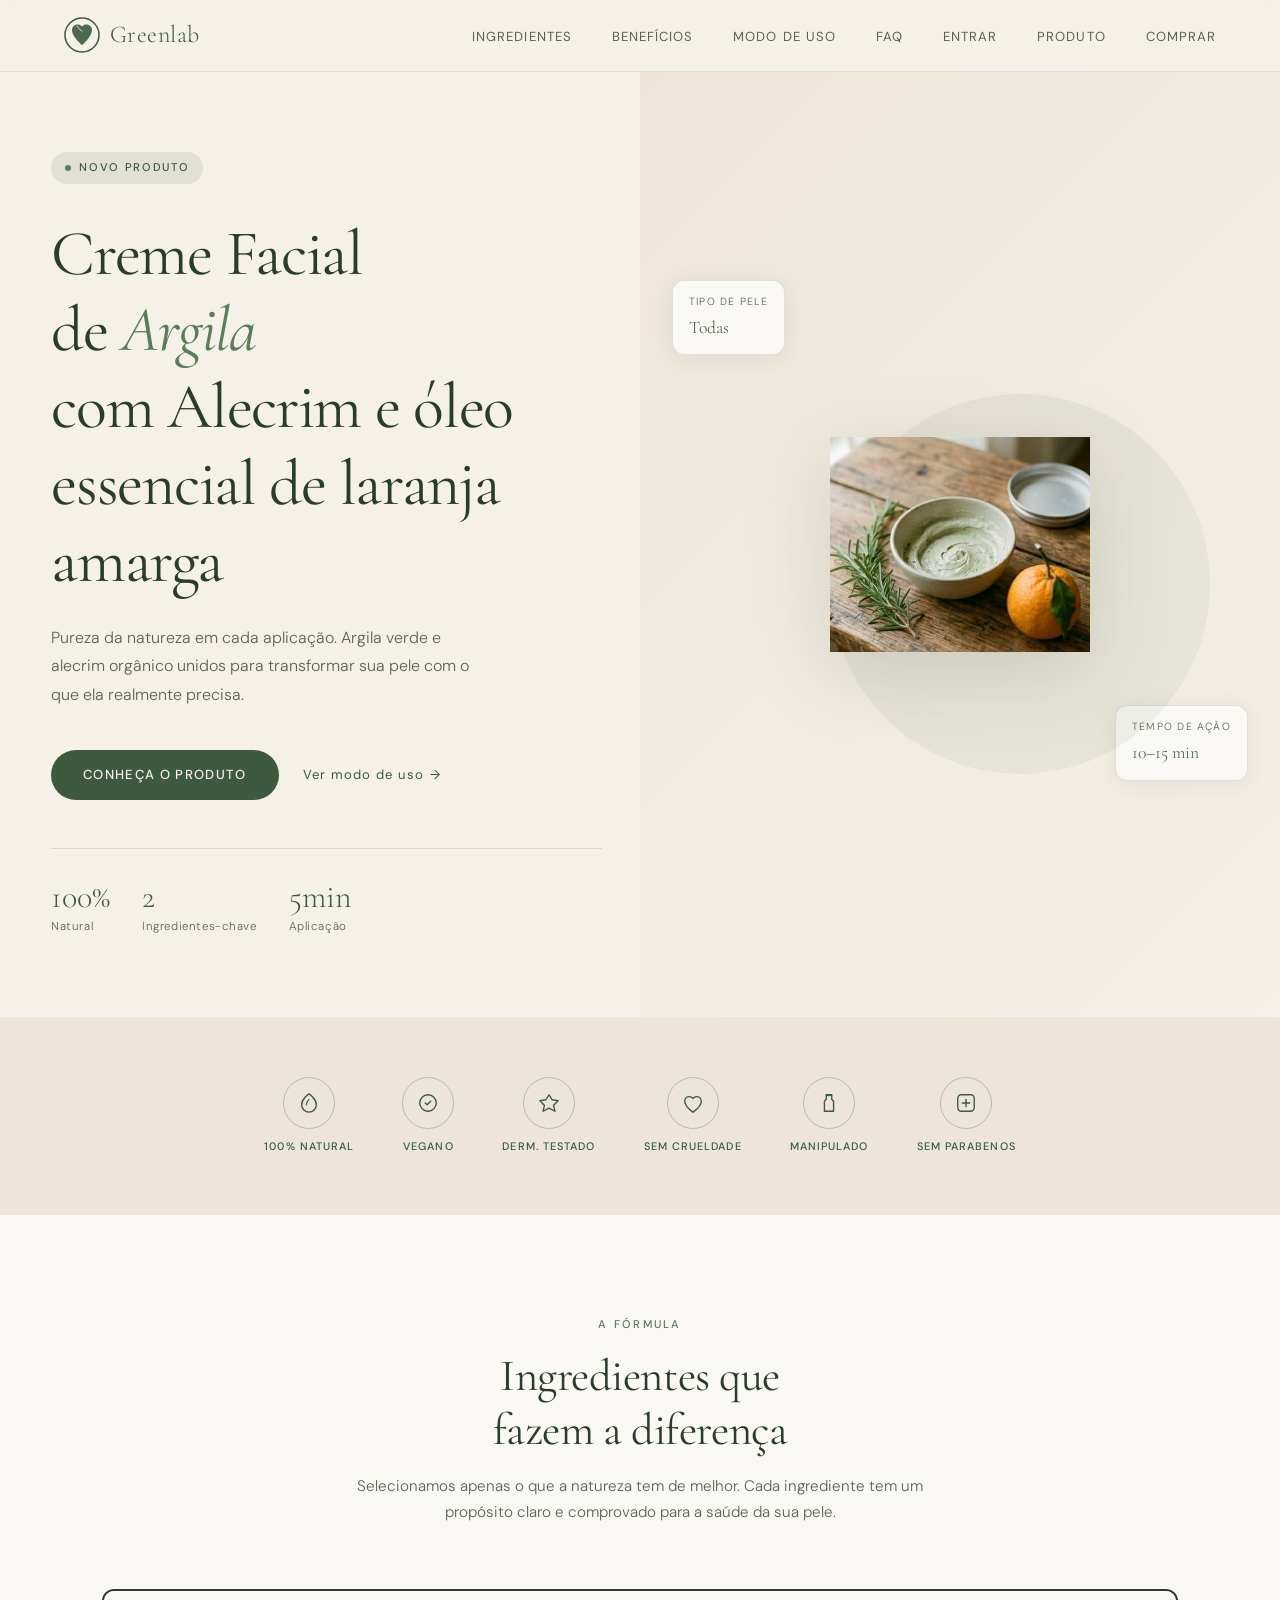
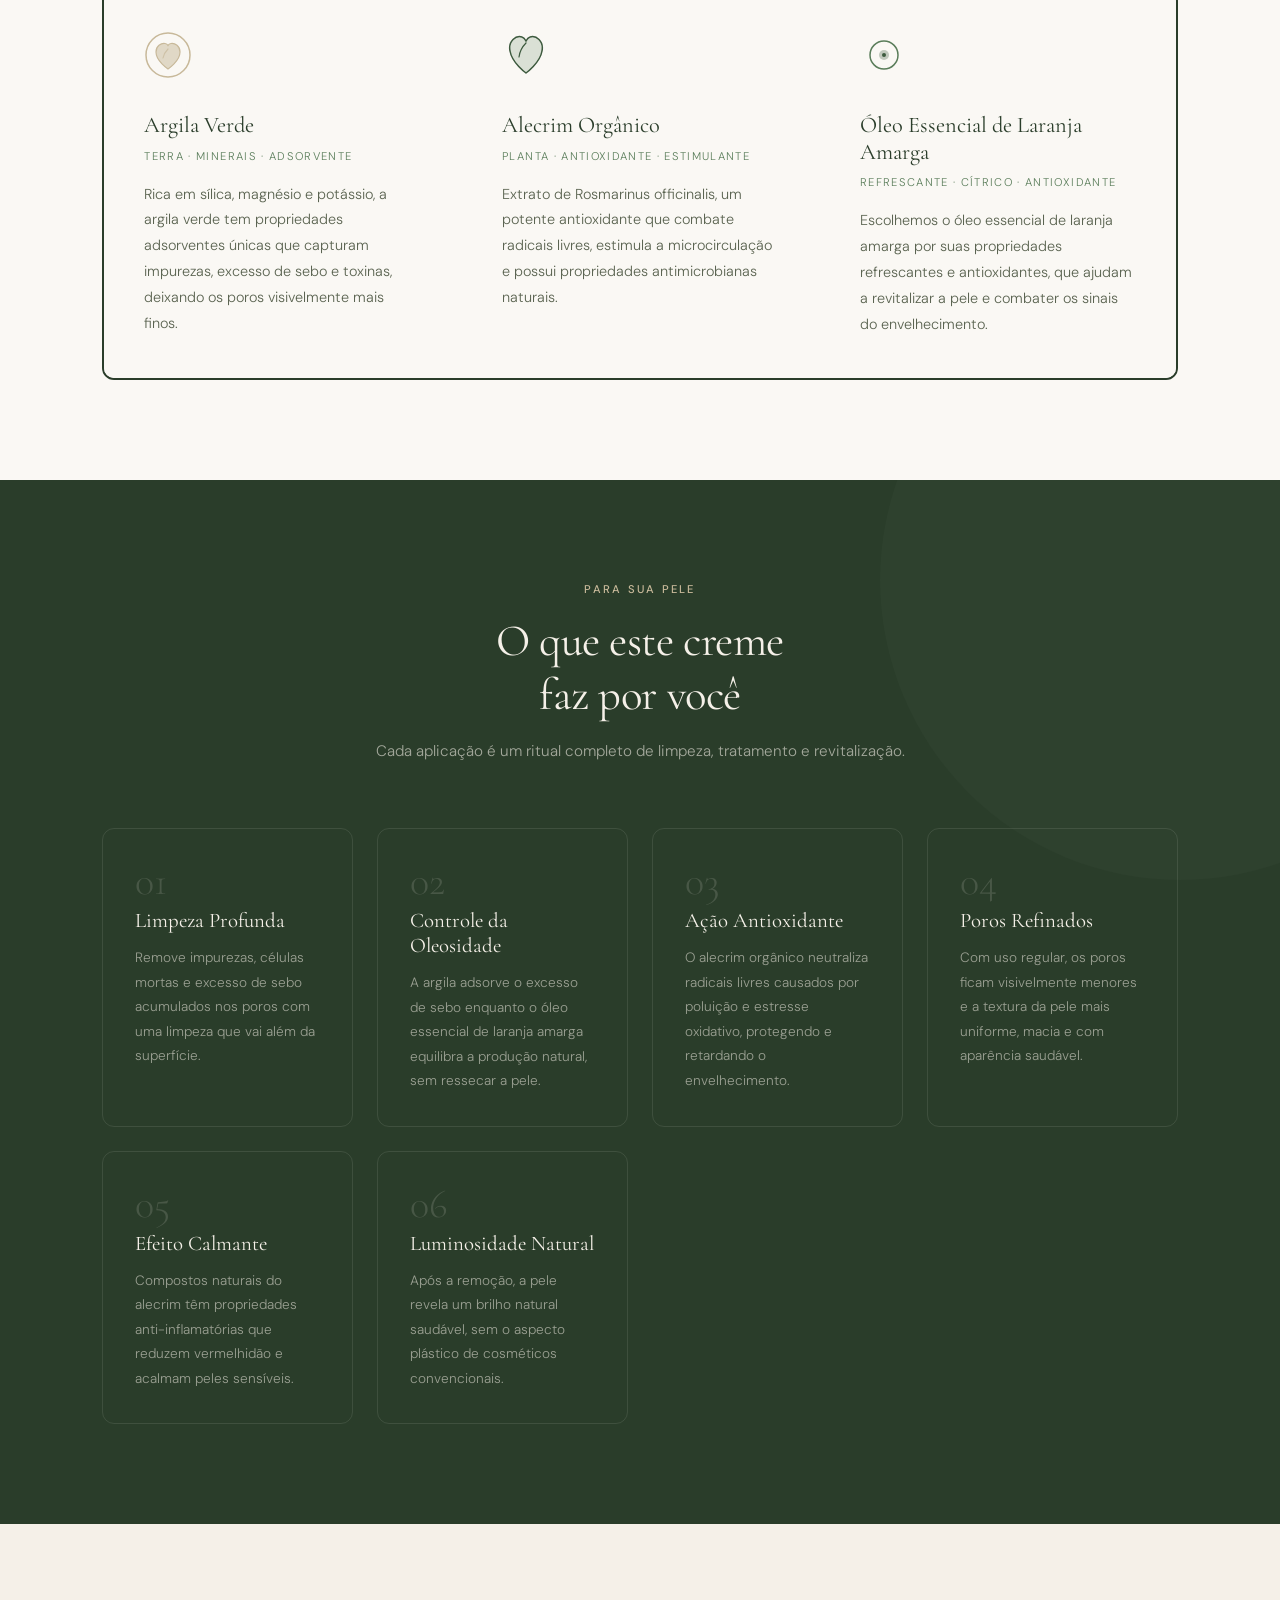
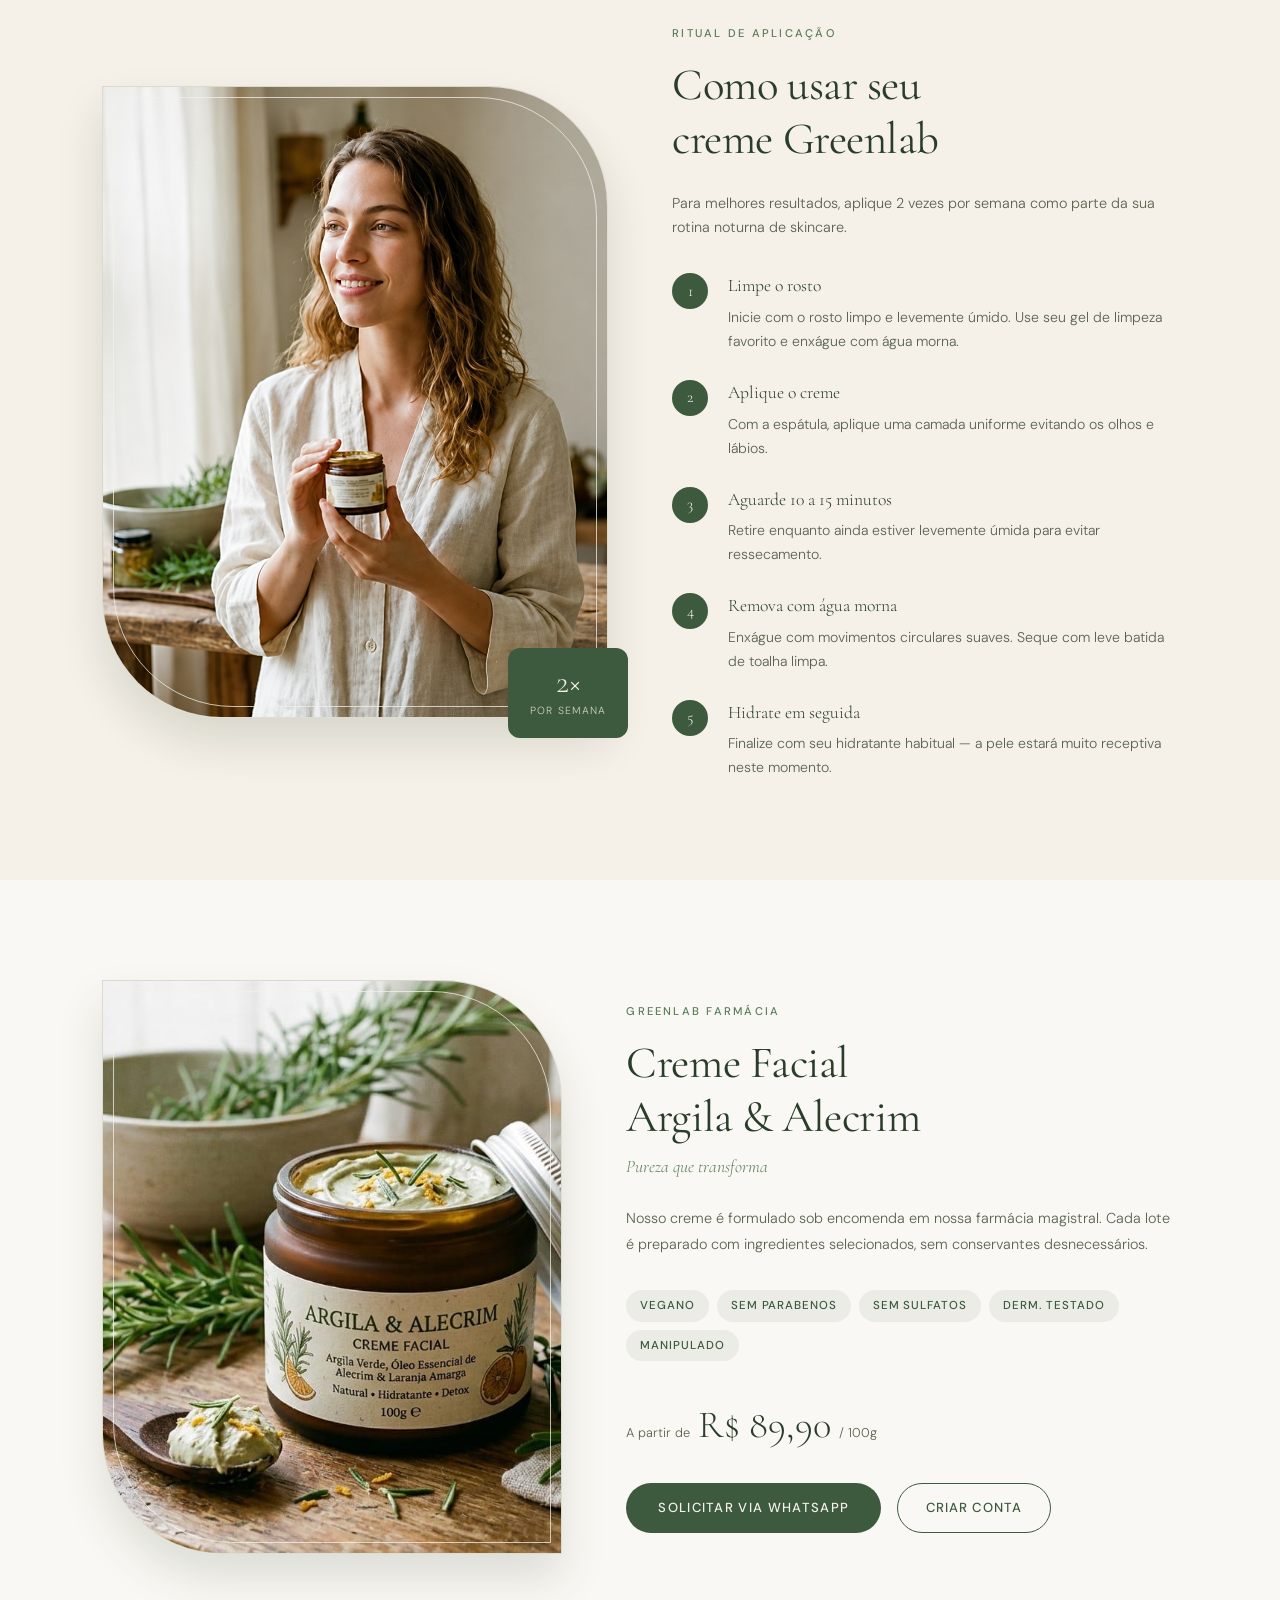
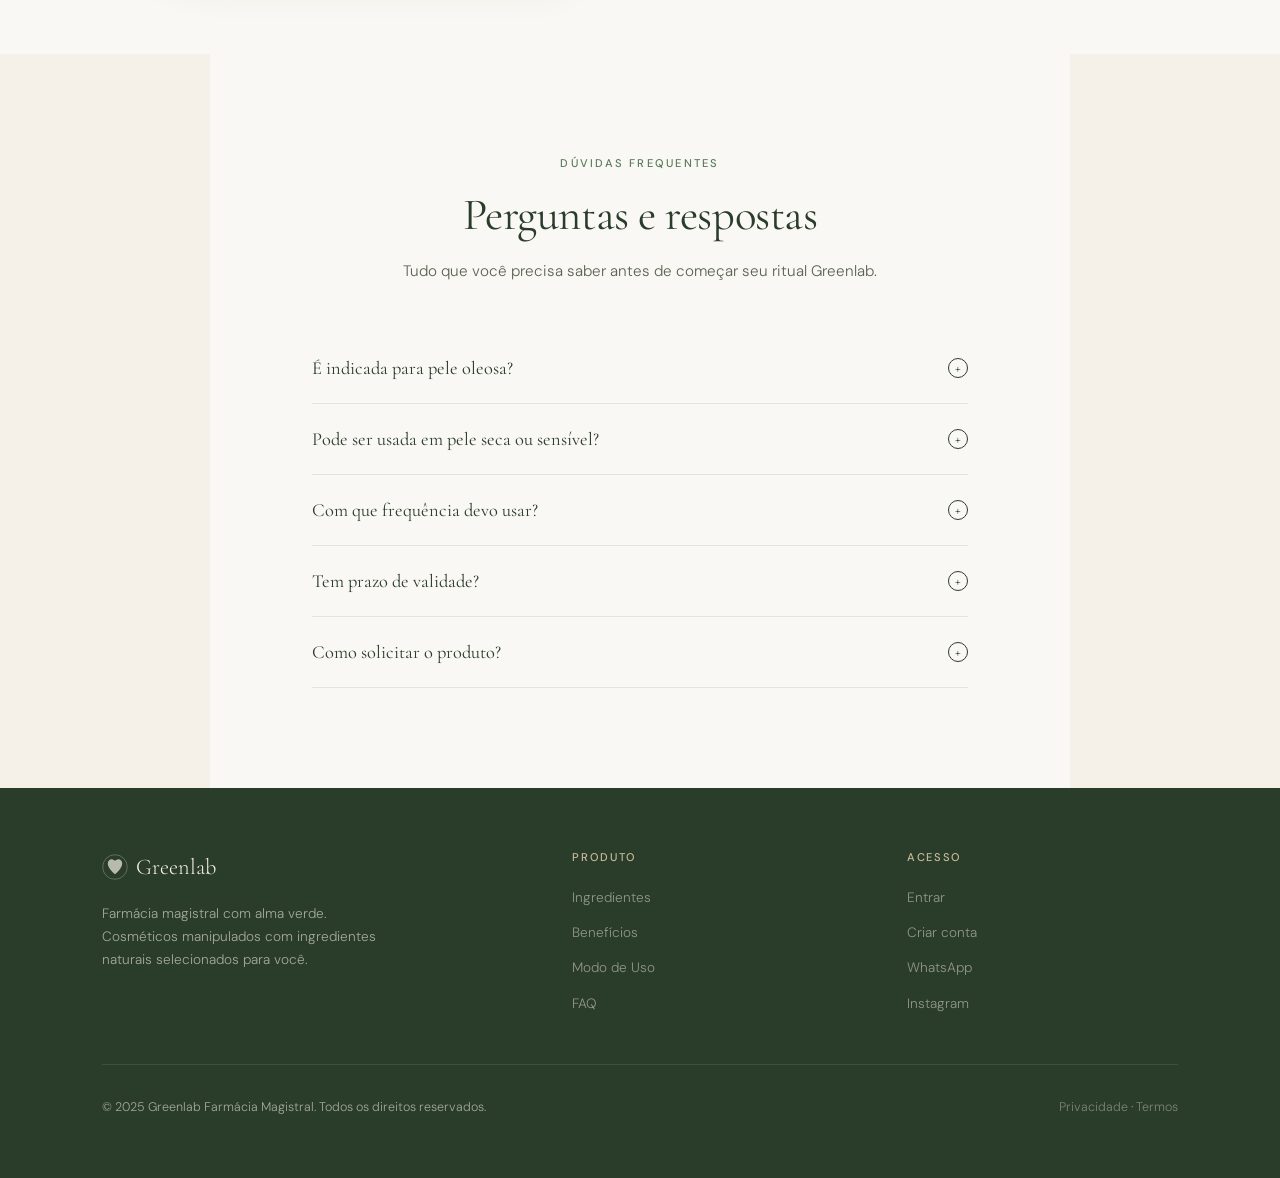
<file: Site/index.html>
<!DOCTYPE html>
<html lang="pt-BR">
<head>
  <meta charset="UTF-8" />
  <meta name="viewport" content="width=device-width, initial-scale=1.0" />
  <title>Greenlab — Creme Facial de Argila com Alecrim e óleo essencial de laranja amarga</title>
  <link href="https://fonts.googleapis.com/css2?family=Cormorant+Garamond:ital,wght@0,300;0,400;0,500;0,600;1,300;1,400&family=DM+Sans:wght@300;400;500&display=swap" rel="stylesheet" />
  <!-- CSS global (variáveis, botões, nav, footer) -->
  <link rel="stylesheet" href="css/style.css" />
  <!-- CSS específico desta página -->
  <link rel="stylesheet" href="css/home.css" />
</head>
<body>

  <!-- ==================== NAVBAR ==================== -->
  <nav>
    <a href="index.html" class="nav-logo">
      <svg width="36" height="36" viewBox="0 0 36 36" fill="none">
        <circle cx="18" cy="18" r="17" stroke="#3d5a3e" stroke-width="1.5"/>
        <path d="M18 28C18 28 8 20 8 13C8 9.5 11 7 14.5 7.5C16 7.7 17 8.5 18 9.5C19 8.5 20 7.7 21.5 7.5C25 7 28 9.5 28 13C28 20 18 28 18 28Z" fill="#3d5a3e" opacity="0.9"/>
        <path d="M18 14C18 14 14 12 13 9" stroke="#f5f0e8" stroke-width="0.8" stroke-linecap="round"/>
      </svg>
      <span class="nav-logo-text">Greenlab</span>
    </a>

    <ul class="nav-links">
      <li><a href="#ingredientes">Ingredientes</a></li>
      <li><a href="#beneficios">Benefícios</a></li>
      <li><a href="#modo-uso">Modo de Uso</a></li>
      <li><a href="#faq">FAQ</a></li>
      <li><a href="login.html">Entrar</a></li>
      <li><a href="#produto">Produto</a></li>
      <li><a href="compra.html">Comprar</a></li>
    </ul>

    <button class="nav-hamburger" aria-label="Abrir menu">
      <span></span><span></span><span></span>
    </button>
  </nav>

  <!-- ==================== HERO ==================== -->
  <section class="hero">
    <div class="hero-content">
      <div class="hero-badge animate-fadein">Novo Produto</div>

      <h1 class="animate-fadein-d1">
        Creme Facial<br>
        de <em>Argila</em><br>
        com Alecrim e óleo essencial de laranja amarga
      </h1>

      <p class="hero-desc animate-fadein-d2">
        Pureza da natureza em cada aplicação. Argila verde e alecrim orgânico
        unidos para transformar sua pele com o que ela realmente precisa.
      </p>

      <div class="hero-actions animate-fadein-d3">
        <a href="#produto" class="btn-primary">Conheça o produto</a>
        <a href="#modo-uso" class="btn-ghost">Ver modo de uso</a>
      </div>

      <div class="hero-stats animate-fadein-d4">
        <div>
          <div class="hero-stat-number">100%</div>
          <div class="hero-stat-label">Natural</div>
        </div>
        <div>
          <div class="hero-stat-number">2</div>
          <div class="hero-stat-label">Ingredientes-chave</div>
        </div>
        <div>
          <div class="hero-stat-number">5min</div>
          <div class="hero-stat-label">Aplicação</div>
        </div>
      </div>
    </div>

    <div class="hero-visual">
      <svg class="hero-leaf hero-leaf-1" viewBox="0 0 80 100" fill="none">
        <path d="M40 95C40 95 5 70 5 35C5 10 20 3 35 5C38 5.5 39.5 7 40 8.5C40.5 7 42 5.5 45 5C60 3 75 10 75 35C75 70 40 95 40 95Z" fill="#3d5a3e"/>
        <path d="M40 15C40 15 30 30 28 50" stroke="#f5f0e8" stroke-width="1.5" stroke-linecap="round"/>
      </svg>
      <svg class="hero-leaf hero-leaf-2" viewBox="0 0 80 100" fill="none">
        <path d="M40 95C40 95 5 70 5 35C5 10 20 3 35 5C38 5.5 39.5 7 40 8.5C40.5 7 42 5.5 45 5C60 3 75 10 75 35C75 70 40 95 40 95Z" fill="#3d5a3e"/>
        <path d="M40 15C40 15 30 30 28 50" stroke="#f5f0e8" stroke-width="1.5" stroke-linecap="round"/>
      </svg>

      <div class="hero-product-wrap">
        <div class="hero-product-bg"></div>
        <!-- Ilustração do pote -->
        <img 
  src="images/foto 2.jpeg" 
  alt="Creme Facial Greenlab Argila e Alecrim e óleo essencial de laranja amarga" 
  class="product-jar float-anim" 
  style="width:260px; height:300px; object-fit:contain;"
/>
      </div>

      <div class="floating-tag floating-tag-1">
        <div class="tag-label">Tipo de pele</div>
        <div class="tag-value">Todas</div>
      </div>
      <div class="floating-tag floating-tag-2">
        <div class="tag-label">Tempo de ação</div>
        <div class="tag-value">10–15 min</div>
      </div>
    </div>
  </section>

  <!-- ==================== SELOS ==================== -->
  <div class="selos">
    <div class="selo">
      <div class="selo-icon-wrap">
        <svg width="22" height="22" viewBox="0 0 24 24" fill="none"><path d="M12 2C12 2 4 7 4 14C4 18.4 7.6 22 12 22C16.4 22 20 18.4 20 14C20 7 12 2 12 2Z" stroke="#3d5a3e" stroke-width="1.5" fill="none"/><path d="M12 8C12 8 9 11 9 14" stroke="#3d5a3e" stroke-width="1.2" stroke-linecap="round"/></svg>
      </div>
      <span class="selo-label">100% Natural</span>
    </div>
    <div class="selo">
      <div class="selo-icon-wrap">
        <svg width="22" height="22" viewBox="0 0 24 24" fill="none"><circle cx="12" cy="12" r="9" stroke="#3d5a3e" stroke-width="1.5"/><path d="M9 12L11 14L15 10" stroke="#3d5a3e" stroke-width="1.5" stroke-linecap="round" stroke-linejoin="round"/></svg>
      </div>
      <span class="selo-label">Vegano</span>
    </div>
    <div class="selo">
      <div class="selo-icon-wrap">
        <svg width="22" height="22" viewBox="0 0 24 24" fill="none"><path d="M12 3L15.5 8.5L22 9.5L17 14.5L18.5 21L12 17.5L5.5 21L7 14.5L2 9.5L8.5 8.5Z" stroke="#3d5a3e" stroke-width="1.5" fill="none" stroke-linejoin="round"/></svg>
      </div>
      <span class="selo-label">Derm. Testado</span>
    </div>
    <div class="selo">
      <div class="selo-icon-wrap">
        <svg width="22" height="22" viewBox="0 0 24 24" fill="none"><path d="M12 22C12 22 3 16 3 10C3 7 5.5 5 8 5C9.5 5 11 5.8 12 7C13 5.8 14.5 5 16 5C18.5 5 21 7 21 10C21 16 12 22 12 22Z" stroke="#3d5a3e" stroke-width="1.5" fill="none"/></svg>
      </div>
      <span class="selo-label">Sem Crueldade</span>
    </div>
    <div class="selo">
      <div class="selo-icon-wrap">
        <svg width="22" height="22" viewBox="0 0 24 24" fill="none"><path d="M9 3H15V8L17 10V21H7V10L9 8V3Z" stroke="#3d5a3e" stroke-width="1.5" stroke-linejoin="round" fill="none"/><path d="M9 3C9 3 12 5 15 3" stroke="#3d5a3e" stroke-width="1.2" stroke-linecap="round"/></svg>
      </div>
      <span class="selo-label">Manipulado</span>
    </div>
    <div class="selo">
      <div class="selo-icon-wrap">
        <svg width="22" height="22" viewBox="0 0 24 24" fill="none"><rect x="3" y="3" width="18" height="18" rx="4" stroke="#3d5a3e" stroke-width="1.5" fill="none"/><path d="M8 12H16M12 8V16" stroke="#3d5a3e" stroke-width="1.5" stroke-linecap="round"/></svg>
      </div>
      <span class="selo-label">Sem Parabenos</span>
    </div>
  </div>

  <!-- ==================== INGREDIENTES ==================== -->
  <section class="ingredientes" id="ingredientes">
    <div class="section-header">
      <span class="overline">A fórmula</span>
      <h2>Ingredientes que<br>fazem a diferença</h2>
      <p>Selecionamos apenas o que a natureza tem de melhor. Cada ingrediente tem um propósito claro e comprovado para a saúde da sua pele.</p>
    </div>

    <div class="ingredientes-grid">
      <div class="ingrediente-card">
        <svg class="ing-icon" viewBox="0 0 48 48" fill="none">
          <circle cx="24" cy="24" r="22" stroke="#c8b99a" stroke-width="1.5"/>
          <path d="M24 38C24 38 12 30 12 21C12 15 17 12 21 12.5C22.5 12.7 23.5 13.5 24 14.5C24.5 13.5 25.5 12.7 27 12.5C31 12 36 15 36 21C36 30 24 38 24 38Z" fill="#c8b99a" opacity="0.5"/>
          <path d="M24 38C24 38 12 30 12 21C12 15 17 12 21 12.5C22.5 12.7 23.5 13.5 24 14.5C24.5 13.5 25.5 12.7 27 12.5C31 12 36 15 36 21C36 30 24 38 24 38Z" stroke="#c8b99a" stroke-width="1.2" fill="none"/>
          <path d="M24 18C24 18 20 22 19 27" stroke="#c8b99a" stroke-width="1.2" stroke-linecap="round" opacity="0.7"/>
        </svg>
        <h3 class="ing-nome">Argila Verde</h3>
        <p class="ing-origem">Terra · Minerais · Adsorvente</p>
        <p class="ing-desc">Rica em sílica, magnésio e potássio, a argila verde tem propriedades adsorventes únicas que capturam impurezas, excesso de sebo e toxinas, deixando os poros visivelmente mais finos.</p>
      </div>

      <div class="ingrediente-card">
        <svg class="ing-icon" viewBox="0 0 48 48" fill="none">
          <path d="M24 42C24 42 10 32 8 20C6 10 14 4 20 6C22 6.5 23 8 24 10C25 8 26 6.5 28 6C34 4 42 10 40 20C38 32 24 42 24 42Z" fill="#5a7d5a" opacity="0.2"/>
          <path d="M24 42C24 42 10 32 8 20C6 10 14 4 20 6C22 6.5 23 8 24 10C25 8 26 6.5 28 6C34 4 42 10 40 20C38 32 24 42 24 42Z" stroke="#3d5a3e" stroke-width="1.5" fill="none"/>
          <path d="M24 12C24 12 18 18 17 26" stroke="#3d5a3e" stroke-width="1.2" stroke-linecap="round"/>
        </svg>
        <h3 class="ing-nome">Alecrim Orgânico</h3>
        <p class="ing-origem">Planta · Antioxidante · Estimulante</p>
        <p class="ing-desc">Extrato de Rosmarinus officinalis, um potente antioxidante que combate radicais livres, estimula a microcirculação e possui propriedades antimicrobianas naturais.</p>
      </div>

      <div class="ingrediente-card">
        <svg class="ing-icon" viewBox="0 0 48 48" fill="none">
          <circle cx="24" cy="24" r="14" stroke="#5a7d5a" stroke-width="1.5" fill="none"/>
          <circle cx="24" cy="24" r="5" fill="#3d5a3e" opacity="0.3"/>
          <circle cx="24" cy="24" r="2" fill="#3d5a3e"/>
        </svg>
        <h3 class="ing-nome">Óleo Essencial de Laranja Amarga</h3>
        <p class="ing-origem">Refrescante · Cítrico · Antioxidante</p>
        <p class="ing-desc">Escolhemos o óleo essencial de laranja amarga por suas propriedades refrescantes e antioxidantes, que ajudam a revitalizar a pele e combater os sinais do envelhecimento.</p>
      </div>
    </div>
  </section>

  <!-- ==================== BENEFÍCIOS ==================== -->
  <section class="beneficios" id="beneficios">
    <div class="section-header">
      <span class="overline">Para sua pele</span>
      <h2>O que este creme<br>faz por você</h2>
      <p>Cada aplicação é um ritual completo de limpeza, tratamento e revitalização.</p>
    </div>

    <div class="beneficios-grid">
      <div class="beneficio-item">
        <div class="ben-num">01</div>
        <h3 class="ben-titulo">Limpeza Profunda</h3>
        <p class="ben-desc">Remove impurezas, células mortas e excesso de sebo acumulados nos poros com uma limpeza que vai além da superfície.</p>
      </div>
      <div class="beneficio-item">
        <div class="ben-num">02</div>
        <h3 class="ben-titulo">Controle da Oleosidade</h3>
        <p class="ben-desc">A argila adsorve o excesso de sebo enquanto o óleo essencial de laranja amarga equilibra a produção natural, sem ressecar a pele.</p>
      </div>
      <div class="beneficio-item">
        <div class="ben-num">03</div>
        <h3 class="ben-titulo">Ação Antioxidante</h3>
        <p class="ben-desc">O alecrim orgânico neutraliza radicais livres causados por poluição e estresse oxidativo, protegendo e retardando o envelhecimento.</p>
      </div>
      <div class="beneficio-item">
        <div class="ben-num">04</div>
        <h3 class="ben-titulo">Poros Refinados</h3>
        <p class="ben-desc">Com uso regular, os poros ficam visivelmente menores e a textura da pele mais uniforme, macia e com aparência saudável.</p>
      </div>
      <div class="beneficio-item">
        <div class="ben-num">05</div>
        <h3 class="ben-titulo">Efeito Calmante</h3>
        <p class="ben-desc">Compostos naturais do alecrim têm propriedades anti-inflamatórias que reduzem vermelhidão e acalmam peles sensíveis.</p>
      </div>
      <div class="beneficio-item">
        <div class="ben-num">06</div>
        <h3 class="ben-titulo">Luminosidade Natural</h3>
        <p class="ben-desc">Após a remoção, a pele revela um brilho natural saudável, sem o aspecto plástico de cosméticos convencionais.</p>
      </div>
    </div>
  </section>

  <!-- ==================== MODO DE USO ==================== -->
<section class="modo-uso" id="modo-uso">
  <div class="modo-uso-inner">

    <div class="modo-uso-visual" style="position:relative">
      <div class="uso-img-wrap">
        <img src="images/foto.png" alt="Creme Facial Greenlab Argila e Alecrim" />
      </div>
      <div class="uso-badge-float">
        <div class="uso-badge-num">2×</div>
        <div class="uso-badge-text">por semana</div>
      </div>
    </div>

    <div class="modo-uso-content">
      <span class="overline">Ritual de aplicação</span>
      <h2>Como usar seu<br>creme Greenlab</h2>
      <p style="color:var(--texto-suave);font-size:0.9rem;margin-bottom:0.5rem">
        Para melhores resultados, aplique 2 vezes por semana como parte da sua rotina noturna de skincare.
      </p>
      <div class="passos">
        <div class="passo">
          <div class="passo-num">1</div>
          <div><p class="passo-titulo">Limpe o rosto</p><p class="passo-desc">Inicie com o rosto limpo e levemente úmido. Use seu gel de limpeza favorito e enxágue com água morna.</p></div>
        </div>
        <div class="passo">
          <div class="passo-num">2</div>
          <div><p class="passo-titulo">Aplique o creme</p><p class="passo-desc">Com a espátula, aplique uma camada uniforme evitando os olhos e lábios.</p></div>
        </div>
        <div class="passo">
          <div class="passo-num">3</div>
          <div><p class="passo-titulo">Aguarde 10 a 15 minutos</p><p class="passo-desc">Retire enquanto ainda estiver levemente úmida para evitar ressecamento.</p></div>
        </div>
        <div class="passo">
          <div class="passo-num">4</div>
          <div><p class="passo-titulo">Remova com água morna</p><p class="passo-desc">Enxágue com movimentos circulares suaves. Seque com leve batida de toalha limpa.</p></div>
        </div>
        <div class="passo">
          <div class="passo-num">5</div>
          <div><p class="passo-titulo">Hidrate em seguida</p><p class="passo-desc">Finalize com seu hidratante habitual — a pele estará muito receptiva neste momento.</p></div>
        </div>
      </div>
    </div>

  </div>
</section>

  <!-- ==================== PRODUTO / CTA ==================== -->
  <section class="produto-cta" id="produto">
  <div class="produto-inner">

    <div class="produto-img-area">
      <img
        src="images/mascara.jpeg"
        alt="Creme Facial Greenlab Argila e Alecrim"
        class="produto-img"
      />
    </div>

    <div class="produto-info">
      <span class="overline">Greenlab Farmácia</span>
      <h2>Creme Facial<br>Argila &amp; Alecrim</h2>
      <p class="produto-subtitulo">Pureza que transforma</p>
      <p class="produto-desc">Nosso creme é formulado sob encomenda em nossa farmácia magistral. Cada lote é preparado com ingredientes selecionados, sem conservantes desnecessários.</p>
      <div class="produto-tags">
        <span class="produto-tag">Vegano</span>
        <span class="produto-tag">Sem Parabenos</span>
        <span class="produto-tag">Sem Sulfatos</span>
        <span class="produto-tag">Derm. Testado</span>
        <span class="produto-tag">Manipulado</span>
      </div>
      <div class="produto-preco">
        <span class="preco-label">A partir de</span>
        <span class="preco-valor">R$ 89,90</span>
        <span class="preco-ml">/ 100g</span>
      </div>
      <div class="produto-acoes">
        <a href="https://wa.me/5516900000000" class="btn-primary">Solicitar via WhatsApp</a>
        <a href="cadastro.html" class="btn-secondary">Criar conta</a>
      </div>
    </div>

  </div>
</section>

  <!-- ==================== FAQ ==================== -->
  <section class="faq" id="faq">
    <div class="section-header">
      <span class="overline">Dúvidas frequentes</span>
      <h2>Perguntas e respostas</h2>
      <p>Tudo que você precisa saber antes de começar seu ritual Greenlab.</p>
    </div>

    <div class="faq-list">
      <div class="faq-item">
        <button class="faq-question" onclick="toggleFaq(this)">É indicada para pele oleosa?<span class="faq-icon">+</span></button>
        <div class="faq-answer">Sim! A argila verde é especialmente eficaz para peles oleosas e mistas. O óleo essencial de laranja amarga complementa esse equilíbrio sinalizando à pele que ela não precisa produzir mais oleosidade.</div>
      </div>
      <div class="faq-item">
        <button class="faq-question" onclick="toggleFaq(this)">Pode ser usada em pele seca ou sensível?<span class="faq-icon">+</span></button>
        <div class="faq-answer">Pode, com cuidado. Para peles secas, retire antes de secar completamente (em torno de 8 minutos). Para peles sensíveis, comece com 1 aplicação por semana. Consulte nosso farmacêutico para ajustes na fórmula.</div>
      </div>
      <div class="faq-item">
        <button class="faq-question" onclick="toggleFaq(this)">Com que frequência devo usar?<span class="faq-icon">+</span></button>
        <div class="faq-answer">Para peles oleosas ou mistas, 2 a 3 vezes por semana é o ideal. Para peles normais e secas, 1 vez por semana já traz excelentes resultados.</div>
      </div>
      <div class="faq-item">
        <button class="faq-question" onclick="toggleFaq(this)">Tem prazo de validade?<span class="faq-icon">+</span></button>
        <div class="faq-answer">Por ser um produto manipulado com ingredientes naturais, o prazo de validade é de 6 meses a partir da data de manipulação. Mantenha em local fresco e seco, longe da luz solar.</div>
      </div>
      <div class="faq-item">
        <button class="faq-question" onclick="toggleFaq(this)">Como solicitar o produto?<span class="faq-icon">+</span></button>
        <div class="faq-answer">Nosso creme é manipulado sob encomenda. Solicite via WhatsApp, telefone ou presencialmente. O prazo de entrega após confirmação é de 2 a 3 dias úteis.</div>
      </div>
    </div>
  </section>

  <!-- ==================== FOOTER ==================== -->
  <footer>
    <div class="footer-inner">
      <div>
        <div class="footer-brand">
          <svg width="26" height="26" viewBox="0 0 36 36" fill="none"><circle cx="18" cy="18" r="17" stroke="rgba(245,240,232,0.3)" stroke-width="1.2"/><path d="M18 28C18 28 8 20 8 13C8 9.5 11 7 14.5 7.5C16 7.7 17 8.5 18 9.5C19 8.5 20 7.7 21.5 7.5C25 7 28 9.5 28 13C28 20 18 28 18 28Z" fill="rgba(245,240,232,0.7)"/></svg>
          <span class="footer-brand-text">Greenlab</span>
        </div>
        <p class="footer-tagline">Farmácia magistral com alma verde.<br>Cosméticos manipulados com ingredientes<br>naturais selecionados para você.</p>
      </div>
      <div>
        <p class="footer-col-title">Produto</p>
        <ul class="footer-links">
          <li><a href="#ingredientes">Ingredientes</a></li>
          <li><a href="#beneficios">Benefícios</a></li>
          <li><a href="#modo-uso">Modo de Uso</a></li>
          <li><a href="#faq">FAQ</a></li>
        </ul>
      </div>
      <div>
        <p class="footer-col-title">Acesso</p>
        <ul class="footer-links">
          <li><a href="login.html">Entrar</a></li>
          <li><a href="cadastro.html">Criar conta</a></li>
          <li><a href="https://wa.me/5513996491276">WhatsApp</a></li>
          <li><a href="#">Instagram</a></li>
        </ul>
      </div>
    </div>
    <div class="footer-bottom">
      <span>© 2025 Greenlab Farmácia Magistral. Todos os direitos reservados.</span>
      <span><a href="#">Privacidade</a> · <a href="#">Termos</a></span>
    </div>
  </footer>

  <script>
    function toggleFaq(btn) {
      const item = btn.closest('.faq-item');
      const isOpen = item.classList.contains('open');
      document.querySelectorAll('.faq-item.open').forEach(el => el.classList.remove('open'));
      if (!isOpen) item.classList.add('open');
    }

    const observer = new IntersectionObserver(entries => {
      entries.forEach(e => {
        if (e.isIntersecting) {
          e.target.style.opacity = '1';
          e.target.style.transform = 'translateY(0)';
        }
      });
    }, { threshold: 0.1 });

    document.querySelectorAll('.ingrediente-card, .beneficio-item, .passo, .selo').forEach(el => {
      el.style.opacity = '0';
      el.style.transform = 'translateY(20px)';
      el.style.transition = 'opacity 0.6s ease, transform 0.6s ease';
      observer.observe(el);
    });
  </script>
  <script>
    // Menu mobile toggle
    const navHamburger = document.querySelector('.nav-hamburger');
    const navLinks = document.querySelector('.nav-links');
    if (navHamburger && navLinks) {
      navHamburger.addEventListener('click', function() {
        navLinks.classList.toggle('open');
        navHamburger.classList.toggle('active');
      });

      navLinks.querySelectorAll('a').forEach(link => {
        link.addEventListener('click', () => {
          navLinks.classList.remove('open');
          navHamburger.classList.remove('active');
        });
      });
    }
  </script>
</body>
</html>
</file>
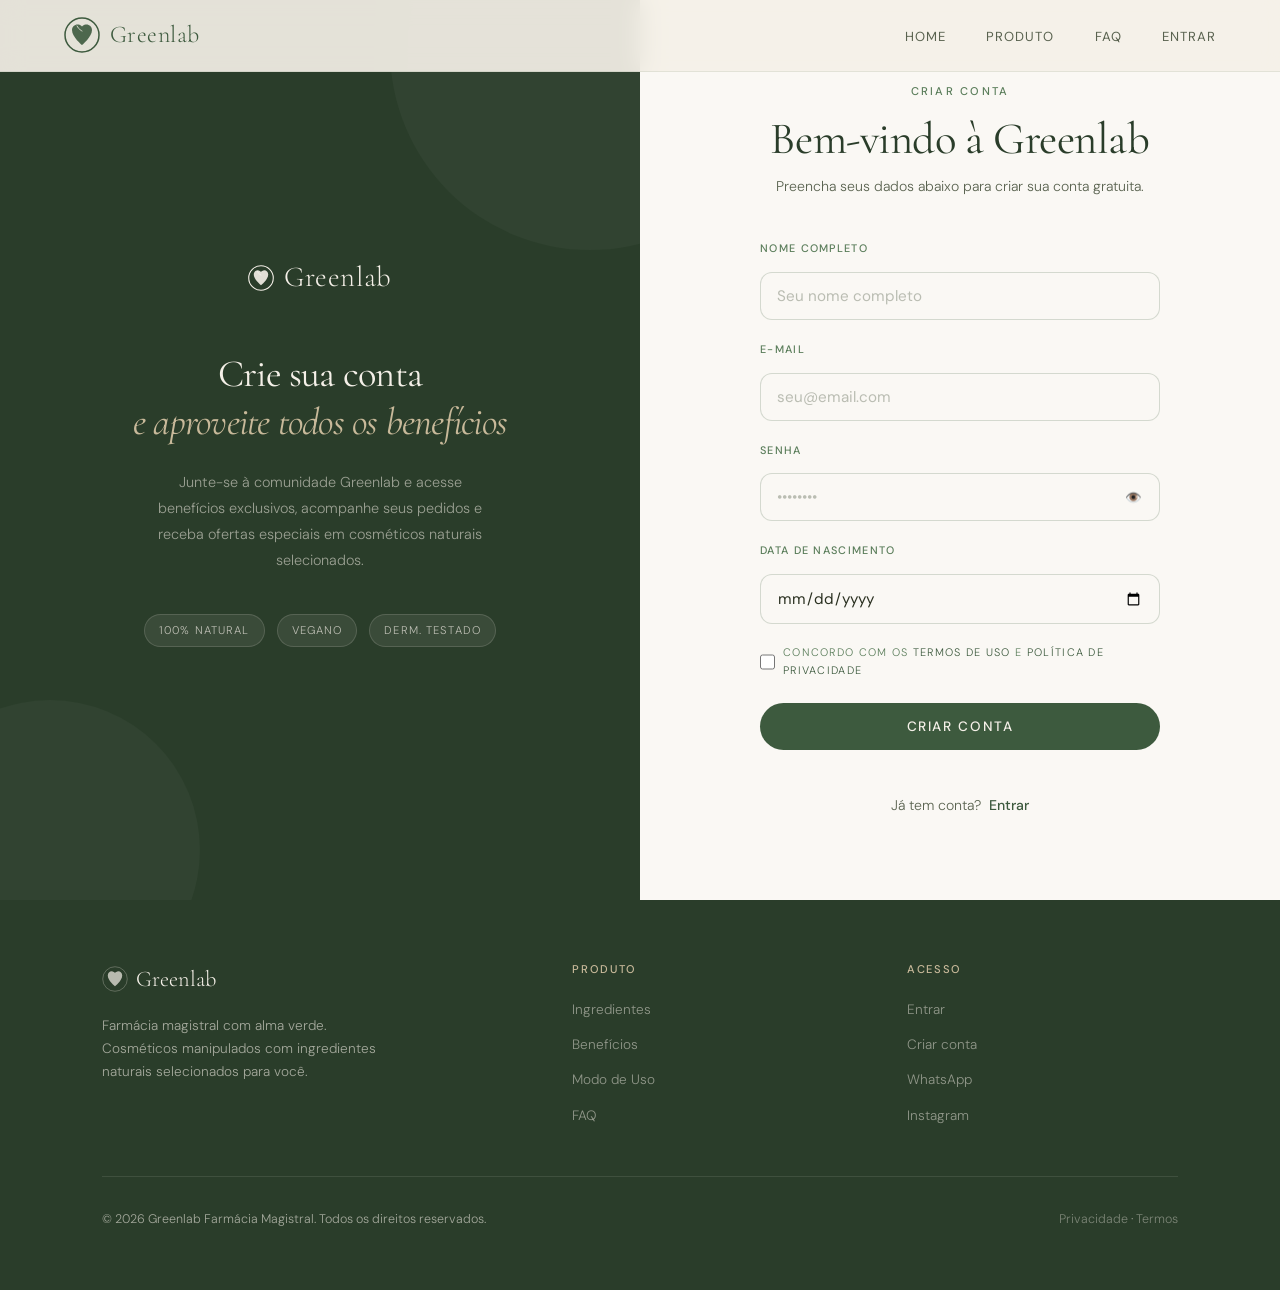
<file: Site/cadastro.html>
<!DOCTYPE html>
<html lang="pt-BR">
<head>
    <meta charset="UTF-8" />
    <meta name="viewport" content="width=device-width, initial-scale=1.0" />
    <title>Cadastro — Greenlab</title>
    <link href="https://fonts.googleapis.com/css2?family=Cormorant+Garamond:ital,wght@0,300;0,400;0,500;0,600;1,300;1,400&family=DM+Sans:wght@300;400;500&display=swap" rel="stylesheet" />
    <link rel="stylesheet" href="css/style.css" />
    <link rel="stylesheet" href="css/login.css" />
</head>
<body>
    <!-- ==================== NAVBAR ==================== -->
    <nav>
        <a href="index.html" class="nav-logo">
            <svg width="36" height="36" viewBox="0 0 36 36" fill="none">
                <circle cx="18" cy="18" r="17" stroke="#3d5a3e" stroke-width="1.5"/>
                <path d="M18 28C18 28 8 20 8 13C8 9.5 11 7 14.5 7.5C16 7.7 17 8.5 18 9.5C19 8.5 20 7.7 21.5 7.5C25 7 28 9.5 28 13C28 20 18 28 18 28Z" fill="#3d5a3e" opacity="0.9"/>
                <path d="M18 14C18 14 14 12 13 9" stroke="#f5f0e8" stroke-width="0.8" stroke-linecap="round"/>
            </svg>
            <span class="nav-logo-text">Greenlab</span>
        </a>
        <ul class="nav-links">
            <li><a href="index.html">Home</a></li>
            <li><a href="index.html#produto">Produto</a></li>
            <li><a href="index.html#faq">FAQ</a></li>
            <li><a href="login.html">Entrar</a></li>
        </ul>
        <button class="nav-hamburger" aria-label="Abrir menu">
            <span></span><span></span><span></span>
        </button>
    </nav>

    <!-- ==================== CADASTRO ==================== -->
    <main class="auth-page">
        <section class="auth-visual">
            <div class="auth-visual-logo">
                <svg width="26" height="26" viewBox="0 0 36 36" fill="none">
                    <circle cx="18" cy="18" r="17" stroke="#f5f0e8" stroke-width="1.5"/>
                    <path d="M18 28C18 28 8 20 8 13C8 9.5 11 7 14.5 7.5C16 7.7 17 8.5 18 9.5C19 8.5 20 7.7 21.5 7.5C25 7 28 9.5 28 13C28 20 18 28 18 28Z" fill="#f5f0e8" opacity="0.9"/>
                    <path d="M18 14C18 14 14 12 13 9" stroke="#faf8f4" stroke-width="0.8" stroke-linecap="round"/>
                </svg>
                <span class="auth-visual-logo-text">Greenlab</span>
            </div>
            <h1 class="auth-visual-title">Crie sua conta<br><em>e aproveite todos os benefícios</em></h1>
            <p class="auth-visual-desc">Junte-se à comunidade Greenlab e acesse benefícios exclusivos, acompanhe seus pedidos e receba ofertas especiais em cosméticos naturais selecionados.</p>
            <div class="auth-visual-pills">
                <span class="auth-visual-pill">100% Natural</span>
                <span class="auth-visual-pill">Vegano</span>
                <span class="auth-visual-pill">Derm. Testado</span>
            </div>
        </section>

        <section class="auth-form-panel">
            <div class="auth-form-header">
                <span class="overline">Criar conta</span>
                <h2>Bem-vindo à Greenlab</h2>
                <p>Preencha seus dados abaixo para criar sua conta gratuita.</p>
            </div>

            <form id="cadastro-form" class="auth-form">
                <div class="form-group">
                    <label class="form-label" for="nome">Nome completo</label>
                    <input id="nome" name="nome" type="text" class="form-input" placeholder="Seu nome completo" required />
                </div>

                <div class="form-group">
                    <label class="form-label" for="email">E-mail</label>
                    <input id="email" name="email" type="email" class="form-input" placeholder="seu@email.com" required />
                </div>

                <div class="form-group">
                    <label class="form-label" for="senha">Senha</label>
                    <div class="form-input-wrap">
                        <input id="senha" name="senha" type="password" class="form-input" placeholder="••••••••" required />
                        <button type="button" class="form-input-icon" onclick="togglePassword(this)">👁️</button>
                    </div>
                </div>

                <div class="form-group">
                    <label class="form-label" for="data">Data de nascimento</label>
                    <input id="data" name="data" type="date" class="form-input" required />
                </div>

                <div class="form-group form-terms">
                    <label class="form-check">
                        <input type="checkbox" name="termos" required />
                        <span>Concordo com os <a href="#">Termos de Uso</a> e <a href="#">Política de Privacidade</a></span>
                    </label>
                </div>

                <button type="submit" class="btn-primary btn-submit">Criar conta</button>
            </form>

            <div class="auth-switch">
                Já tem conta? <a href="login.html">Entrar</a>
            </div>
        </section>
    </main>

    <!-- ==================== FOOTER ==================== -->
    <footer>
        <div class="footer-inner">
            <div>
                <div class="footer-brand">
                    <svg width="26" height="26" viewBox="0 0 36 36" fill="none"><circle cx="18" cy="18" r="17" stroke="rgba(245,240,232,0.3)" stroke-width="1.2"/><path d="M18 28C18 28 8 20 8 13C8 9.5 11 7 14.5 7.5C16 7.7 17 8.5 18 9.5C19 8.5 20 7.7 21.5 7.5C25 7 28 9.5 28 13C28 20 18 28 18 28Z" fill="rgba(245,240,232,0.7)"/></svg>
                    <span class="footer-brand-text">Greenlab</span>
                </div>
                <p class="footer-tagline">Farmácia magistral com alma verde.<br>Cosméticos manipulados com ingredientes<br>naturais selecionados para você.</p>
            </div>
            <div>
                <p class="footer-col-title">Produto</p>
                <ul class="footer-links">
                    <li><a href="index.html#ingredientes">Ingredientes</a></li>
                    <li><a href="index.html#beneficios">Benefícios</a></li>
                    <li><a href="index.html#modo-uso">Modo de Uso</a></li>
                    <li><a href="index.html#faq">FAQ</a></li>
                </ul>
            </div>
            <div>
                <p class="footer-col-title">Acesso</p>
                <ul class="footer-links">
                    <li><a href="login.html">Entrar</a></li>
                    <li><a href="cadastro.html">Criar conta</a></li>
                    <li><a href="https://wa.me/5513996491276">WhatsApp</a></li>
                    <li><a href="#">Instagram</a></li>
                </ul>
            </div>
        </div>
        <div class="footer-bottom">
            <span>© 2026 Greenlab Farmácia Magistral. Todos os direitos reservados.</span>
            <span><a href="#">Privacidade</a> · <a href="#">Termos</a></span>
        </div>
    </footer>

    <script>
        function togglePassword(btn) {
            const input = btn.previousElementSibling;
            if (input.type === 'password') {
                input.type = 'text';
                btn.textContent = '🙈';
            } else {
                input.type = 'password';
                btn.textContent = '👁️';
            }
        }

        const cadastroForm = document.getElementById('cadastro-form');
        if (cadastroForm) {
            cadastroForm.addEventListener('submit', function(event) {
                event.preventDefault();
                const formData = new FormData(cadastroForm);
                const nome = formData.get('nome');
                const email = formData.get('email');
                alert(`Cadastro realizado com sucesso!\n\nNome: ${nome}\nE-mail: ${email}\n\nVocê será redirecionado para o login.`);
                window.location.href = 'login.html';
            });
        }

        const navHamburger = document.querySelector('.nav-hamburger');
        const navLinks = document.querySelector('.nav-links');
        if (navHamburger && navLinks) {
            navHamburger.addEventListener('click', function() {
                navLinks.classList.toggle('open');
                navHamburger.classList.toggle('active');
            });
            navLinks.querySelectorAll('a').forEach(link => {
                link.addEventListener('click', () => {
                    navLinks.classList.remove('open');
                    navHamburger.classList.remove('active');
                });
            });
        }
    </script>
</body>
</html>
</file>
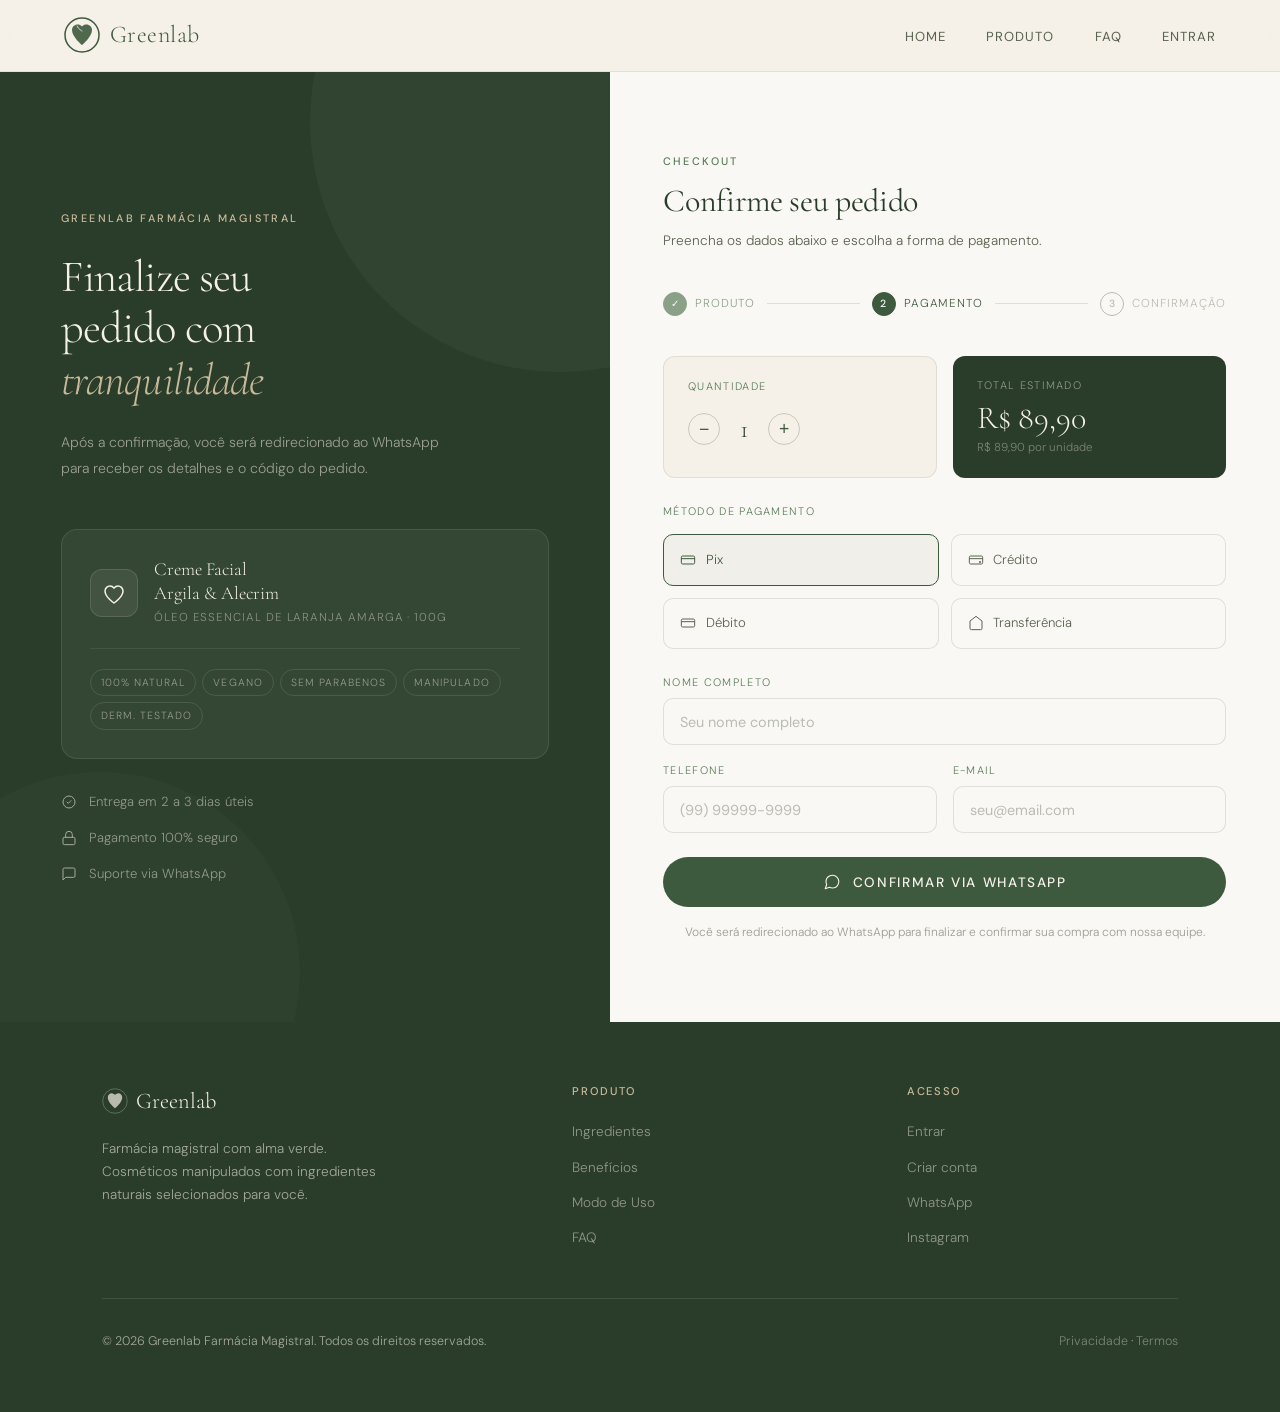
<file: Site/compra.html>
<!DOCTYPE html>
<html lang="pt-BR">
<head>
  <meta charset="UTF-8" />
  <meta name="viewport" content="width=device-width, initial-scale=1.0" />
  <title>Comprar — Greenlab</title>
  <link href="https://fonts.googleapis.com/css2?family=Cormorant+Garamond:ital,wght@0,300;0,400;0,500;0,600;1,300;1,400&family=DM+Sans:wght@300;400;500&display=swap" rel="stylesheet" />
  <link rel="stylesheet" href="css/style.css" />
  <link rel="stylesheet" href="css/home.css" />
</head>
<body>
 
  <nav>
    <a href="index.html" class="nav-logo">
      <svg width="36" height="36" viewBox="0 0 36 36" fill="none">
        <circle cx="18" cy="18" r="17" stroke="#3d5a3e" stroke-width="1.5"/>
        <path d="M18 28C18 28 8 20 8 13C8 9.5 11 7 14.5 7.5C16 7.7 17 8.5 18 9.5C19 8.5 20 7.7 21.5 7.5C25 7 28 9.5 28 13C28 20 18 28 18 28Z" fill="#3d5a3e" opacity="0.9"/>
        <path d="M18 14C18 14 14 12 13 9" stroke="#f5f0e8" stroke-width="0.8" stroke-linecap="round"/>
      </svg>
      <span class="nav-logo-text">Greenlab</span>
    </a>
    <ul class="nav-links">
      <li><a href="index.html">Home</a></li>
      <li><a href="index.html#produto">Produto</a></li>
      <li><a href="index.html#faq">FAQ</a></li>
      <li><a href="login.html">Entrar</a></li>
    </ul>
    <button class="nav-hamburger" aria-label="Abrir menu">
      <span></span><span></span><span></span>
    </button>
  </nav>
 
  <main class="compra-page">
 
    <!-- PAINEL ESQUERDO -->
    <section class="compra-visual">
      <span class="visual-overline">Greenlab Farmácia Magistral</span>
      <h1 class="visual-title">Finalize seu<br>pedido com<br><em>tranquilidade</em></h1>
      <p class="visual-desc">Após a confirmação, você será redirecionado ao WhatsApp para receber os detalhes e o código do pedido.</p>
 
      <div class="produto-resumo">
        <div class="produto-resumo-header">
          <div class="produto-resumo-icon">
            <svg width="24" height="24" viewBox="0 0 24 24" fill="none">
              <path d="M12 22C12 22 3 16 3 10C3 7 5.5 5 8 5C9.5 5 11 5.8 12 7C13 5.8 14.5 5 16 5C18.5 5 21 7 21 10C21 16 12 22 12 22Z" stroke="#f5f0e8" stroke-width="1.5" fill="none"/>
            </svg>
          </div>
          <div>
            <div class="produto-resumo-nome">Creme Facial<br>Argila &amp; Alecrim</div>
            <div class="produto-resumo-sub">Óleo essencial de laranja amarga · 100g</div>
          </div>
        </div>
        <hr class="produto-resumo-divider" />
        <div class="produto-resumo-tags">
          <span class="produto-resumo-tag">100% Natural</span>
          <span class="produto-resumo-tag">Vegano</span>
          <span class="produto-resumo-tag">Sem Parabenos</span>
          <span class="produto-resumo-tag">Manipulado</span>
          <span class="produto-resumo-tag">Derm. Testado</span>
        </div>
      </div>
 
      <div class="garantias">
        <div class="garantia-item">
          <svg width="16" height="16" viewBox="0 0 24 24" fill="none"><path d="M9 12L11 14L15 10" stroke="#f5f0e8" stroke-width="1.5" stroke-linecap="round" stroke-linejoin="round"/><circle cx="12" cy="12" r="9" stroke="#f5f0e8" stroke-width="1.5"/></svg>
          Entrega em 2 a 3 dias úteis
        </div>
        <div class="garantia-item">
          <svg width="16" height="16" viewBox="0 0 24 24" fill="none"><rect x="3" y="11" width="18" height="11" rx="2" stroke="#f5f0e8" stroke-width="1.5"/><path d="M7 11V7a5 5 0 0 1 10 0v4" stroke="#f5f0e8" stroke-width="1.5" stroke-linecap="round"/></svg>
          Pagamento 100% seguro
        </div>
        <div class="garantia-item">
          <svg width="16" height="16" viewBox="0 0 24 24" fill="none"><path d="M21 15a2 2 0 0 1-2 2H7l-4 4V5a2 2 0 0 1 2-2h14a2 2 0 0 1 2 2z" stroke="#f5f0e8" stroke-width="1.5" stroke-linejoin="round"/></svg>
          Suporte via WhatsApp
        </div>
      </div>
    </section>
 
    <!-- PAINEL DIREITO — FORMULÁRIO -->
    <section class="compra-form-panel">
 
      <div class="form-panel-header">
        <span class="overline">Checkout</span>
        <h2>Confirme seu pedido</h2>
        <p>Preencha os dados abaixo e escolha a forma de pagamento.</p>
      </div>
 
      <div class="steps-bar">
        <div class="step-item done">
          <div class="step-num">✓</div>
          <span>Produto</span>
        </div>
        <div class="step-line"></div>
        <div class="step-item active">
          <div class="step-num">2</div>
          <span>Pagamento</span>
        </div>
        <div class="step-line"></div>
        <div class="step-item">
          <div class="step-num">3</div>
          <span>Confirmação</span>
        </div>
      </div>
 
      <form id="purchase-form">
 
        <!-- Quantidade e total -->
        <div class="quantidade-preco">
          <div class="qty-box">
            <label>Quantidade</label>
            <div class="qty-controls">
              <button type="button" class="qty-btn" id="qty-minus">−</button>
              <span class="qty-value" id="qty-display">1</span>
              <button type="button" class="qty-btn" id="qty-plus">+</button>
              <input type="hidden" id="quantity" name="quantity" value="1" />
            </div>
          </div>
          <div class="total-box">
            <div class="total-label">Total estimado</div>
            <div class="total-valor" id="total-price">R$ 89,90</div>
            <div class="total-por">R$ 89,90 por unidade</div>
          </div>
        </div>
 
        <!-- Pagamento -->
        <div class="payment-section">
          <p class="payment-label-title">Método de pagamento</p>
          <div class="payment-grid">
            <label class="payment-option">
              <input type="radio" name="paymentMethod" value="Pix" checked />
              <div class="payment-card">
                <svg width="16" height="16" viewBox="0 0 24 24" fill="none"><rect x="2" y="6" width="20" height="12" rx="2" stroke="currentColor" stroke-width="1.5"/><path d="M2 10h20" stroke="currentColor" stroke-width="1.5"/></svg>
                Pix
              </div>
            </label>
            <label class="payment-option">
              <input type="radio" name="paymentMethod" value="Cartão de crédito" />
              <div class="payment-card">
                <svg width="16" height="16" viewBox="0 0 24 24" fill="none"><rect x="2" y="6" width="20" height="12" rx="2" stroke="currentColor" stroke-width="1.5"/><path d="M2 10h20" stroke="currentColor" stroke-width="1.5"/><circle cx="18" cy="15" r="1.5" fill="currentColor"/></svg>
                Crédito
              </div>
            </label>
            <label class="payment-option">
              <input type="radio" name="paymentMethod" value="Cartão de débito" />
              <div class="payment-card">
                <svg width="16" height="16" viewBox="0 0 24 24" fill="none"><rect x="2" y="6" width="20" height="12" rx="2" stroke="currentColor" stroke-width="1.5"/><path d="M2 10h20" stroke="currentColor" stroke-width="1.5"/></svg>
                Débito
              </div>
            </label>
            <label class="payment-option">
              <input type="radio" name="paymentMethod" value="Transferência bancária" />
              <div class="payment-card">
                <svg width="16" height="16" viewBox="0 0 24 24" fill="none"><path d="M3 9l9-7 9 7v11a2 2 0 0 1-2 2H5a2 2 0 0 1-2-2z" stroke="currentColor" stroke-width="1.5"/></svg>
                Transferência
              </div>
            </label>
          </div>
        </div>
 
        <!-- Dados pessoais -->
        <div class="form-fields">
          <div class="form-group">
            <label for="customer-name">Nome completo</label>
            <input id="customer-name" name="customerName" type="text" class="form-input" placeholder="Seu nome completo" required />
          </div>
          <div class="field-row">
            <div class="form-group">
              <label for="customer-phone">Telefone</label>
              <input id="customer-phone" name="customerPhone" type="tel" class="form-input" placeholder="(99) 99999-9999" required />
            </div>
            <div class="form-group">
              <label for="customer-email">E-mail</label>
              <input id="customer-email" name="customerEmail" type="email" class="form-input" placeholder="seu@email.com" required />
            </div>
          </div>
        </div>
 
        <!-- Submit -->
        <div class="submit-area">
          <button type="submit" class="btn-submit">
            <svg width="18" height="18" viewBox="0 0 24 24" fill="none">
              <path d="M21 11.5a8.38 8.38 0 0 1-.9 3.8 8.5 8.5 0 0 1-7.6 4.7 8.38 8.38 0 0 1-3.8-.9L3 21l1.9-5.7a8.38 8.38 0 0 1-.9-3.8 8.5 8.5 0 0 1 4.7-7.6 8.38 8.38 0 0 1 3.8-.9h.5a8.48 8.48 0 0 1 8 8v.5z" stroke="currentColor" stroke-width="1.5" stroke-linejoin="round"/>
            </svg>
            Confirmar via WhatsApp
          </button>
          <p class="purchase-note">Você será redirecionado ao WhatsApp para finalizar e confirmar sua compra com nossa equipe.</p>
        </div>
 
      </form>
    </section>
  </main>
 
  <footer>
    <div class="footer-inner">
      <div>
        <div class="footer-brand">
          <svg width="26" height="26" viewBox="0 0 36 36" fill="none"><circle cx="18" cy="18" r="17" stroke="rgba(245,240,232,0.3)" stroke-width="1.2"/><path d="M18 28C18 28 8 20 8 13C8 9.5 11 7 14.5 7.5C16 7.7 17 8.5 18 9.5C19 8.5 20 7.7 21.5 7.5C25 7 28 9.5 28 13C28 20 18 28 18 28Z" fill="rgba(245,240,232,0.7)"/></svg>
          <span class="footer-brand-text">Greenlab</span>
        </div>
        <p class="footer-tagline">Farmácia magistral com alma verde.<br>Cosméticos manipulados com ingredientes<br>naturais selecionados para você.</p>
      </div>
      <div>
        <p class="footer-col-title">Produto</p>
        <ul class="footer-links">
          <li><a href="index.html#ingredientes">Ingredientes</a></li>
          <li><a href="index.html#beneficios">Benefícios</a></li>
          <li><a href="index.html#modo-uso">Modo de Uso</a></li>
          <li><a href="index.html#faq">FAQ</a></li>
        </ul>
      </div>
      <div>
        <p class="footer-col-title">Acesso</p>
        <ul class="footer-links">
          <li><a href="login.html">Entrar</a></li>
          <li><a href="cadastro.html">Criar conta</a></li>
          <li><a href="https://wa.me/5513996491276">WhatsApp</a></li>
          <li><a href="#">Instagram</a></li>
        </ul>
      </div>
    </div>
    <div class="footer-bottom">
      <span>© 2026 Greenlab Farmácia Magistral. Todos os direitos reservados.</span>
      <span><a href="#">Privacidade</a> · <a href="#">Termos</a></span>
    </div>
  </footer>
 
  <script>
    const unitPrice = 89.90;
    let quantity = 1;
 
    const qtyDisplay = document.getElementById('qty-display');
    const qtyInput   = document.getElementById('quantity');
    const totalEl    = document.getElementById('total-price');
 
    function formatPrice(v) {
      return v.toLocaleString('pt-BR', { style: 'currency', currency: 'BRL' });
    }
    function updateTotal() {
      qtyDisplay.textContent = quantity;
      qtyInput.value = quantity;
      totalEl.textContent = formatPrice(quantity * unitPrice);
    }
 
    document.getElementById('qty-plus').addEventListener('click', () => {
      quantity++;
      updateTotal();
    });
    document.getElementById('qty-minus').addEventListener('click', () => {
      if (quantity > 1) { quantity--; updateTotal(); }
    });
 
    document.getElementById('purchase-form').addEventListener('submit', function(e) {
      e.preventDefault();
      const paymentMethod  = document.querySelector('input[name="paymentMethod"]:checked').value;
      const customerName   = document.getElementById('customer-name').value.trim();
      const customerPhone  = document.getElementById('customer-phone').value.trim();
      const customerEmail  = document.getElementById('customer-email').value.trim();
      const total          = formatPrice(quantity * unitPrice);
 
      const message = `Olá Greenlab! Gostaria de confirmar meu pedido:\n\n🌿 *Produto:* ${quantity}x Creme Facial Argila & Alecrim\n💰 *Total:* ${total}\n💳 *Pagamento:* ${paymentMethod}\n\n👤 *Nome:* ${customerName}\n📱 *Telefone:* ${customerPhone}\n📧 *E-mail:* ${customerEmail}`;
      window.location.href = `https://wa.me/5513996491276?text=${encodeURIComponent(message)}`;
    });
 
    // Nav mobile
    const navHamburger = document.querySelector('.nav-hamburger');
    const navLinks = document.querySelector('.nav-links');
    if (navHamburger && navLinks) {
      navHamburger.addEventListener('click', () => {
        navLinks.classList.toggle('open');
        navHamburger.classList.toggle('active');
      });
      navLinks.querySelectorAll('a').forEach(l => l.addEventListener('click', () => {
        navLinks.classList.remove('open');
        navHamburger.classList.remove('active');
      }));
    }
  </script>
</body>
</html>
</file>
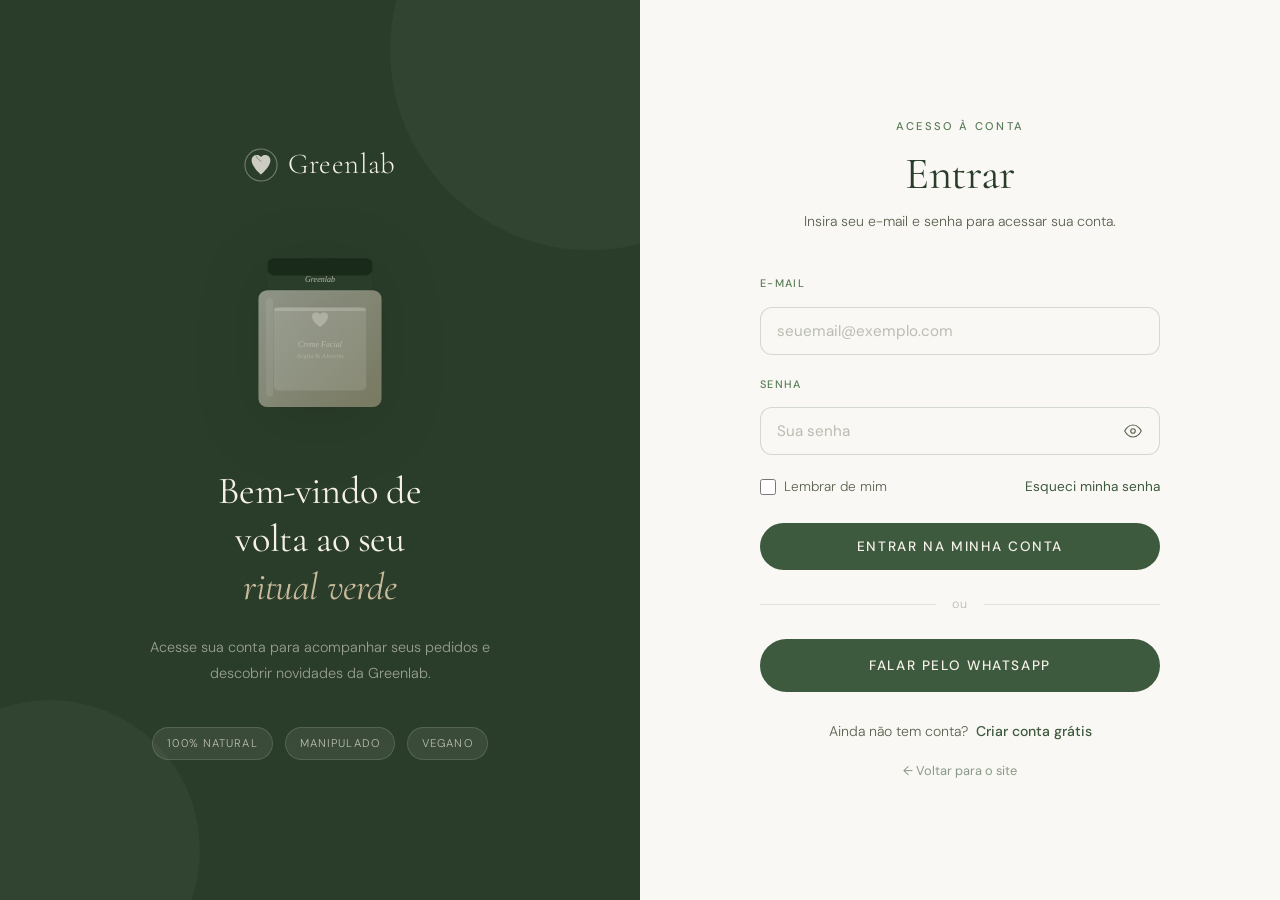
<file: Site/login.html>
<!DOCTYPE html>
<html lang="pt-BR">
<head>
  <meta charset="UTF-8" />
  <meta name="viewport" content="width=device-width, initial-scale=1.0" />
  <title>Entrar — Greenlab</title>
  <link href="https://fonts.googleapis.com/css2?family=Cormorant+Garamond:ital,wght@0,300;0,400;0,500;0,600;1,300;1,400&family=DM+Sans:wght@300;400;500&display=swap" rel="stylesheet" />
  <link rel="stylesheet" href="css/style.css" />
  <link rel="stylesheet" href="css/login.css" />
</head>
<body>

  <div class="auth-page">

    <!-- ========== PAINEL ESQUERDO — VISUAL ========== -->
    <div class="auth-visual">
      <div class="auth-visual-logo">
        <svg width="34" height="34" viewBox="0 0 36 36" fill="none">
          <circle cx="18" cy="18" r="17" stroke="rgba(245,240,232,0.35)" stroke-width="1.2"/>
          <path d="M18 28C18 28 8 20 8 13C8 9.5 11 7 14.5 7.5C16 7.7 17 8.5 18 9.5C19 8.5 20 7.7 21.5 7.5C25 7 28 9.5 28 13C28 20 18 28 18 28Z" fill="rgba(245,240,232,0.8)"/>
          <path d="M18 14C18 14 14 12 13 9" stroke="rgba(42,61,34,0.6)" stroke-width="0.8" stroke-linecap="round"/>
        </svg>
        <span class="auth-visual-logo-text">Greenlab</span>
      </div>

      <!-- Pote decorativo -->
      <svg width="160" height="190" viewBox="0 0 260 300" fill="none" style="margin-bottom:2.5rem; filter:drop-shadow(0 16px 32px rgba(0,0,0,0.2))">
        <defs>
          <linearGradient id="jgAuth" x1="30" y1="82" x2="230" y2="272" gradientUnits="userSpaceOnUse">
            <stop offset="0%" stop-color="#f5f0e8"/><stop offset="100%" stop-color="#c8b99a"/>
          </linearGradient>
        </defs>
        <rect x="45" y="30" width="170" height="55" rx="10" fill="#2a3d2a"/>
        <rect x="45" y="30" width="170" height="28" rx="10" fill="#1a2a1a"/>
        <text x="130" y="68" font-family="Georgia,serif" font-size="13" fill="rgba(245,240,232,0.7)" text-anchor="middle" font-style="italic">Greenlab</text>
        <rect x="30" y="82" width="200" height="190" rx="14" fill="url(#jgAuth)" opacity="0.5"/>
        <rect x="55" y="110" width="150" height="135" rx="8" fill="rgba(245,240,232,0.12)"/>
        <rect x="55" y="110" width="150" height="6" rx="3" fill="rgba(245,240,232,0.2)"/>
        <path d="M130 142C130 142 117 134 117 125C117 120 121 118 124.5 118.5C126 118.7 127 119.5 130 121.5C133 119.5 134 118.7 135.5 118.5C139 118 143 120 143 125C143 134 130 142 130 142Z" fill="rgba(245,240,232,0.3)"/>
        <text x="130" y="175" font-family="Georgia,serif" font-size="13" fill="rgba(245,240,232,0.4)" text-anchor="middle" font-style="italic">Creme Facial</text>
        <text x="130" y="192" font-family="Georgia,serif" font-size="11" fill="rgba(245,240,232,0.3)" text-anchor="middle">Argila &amp; Alecrim</text>
        <rect x="42" y="95" width="12" height="160" rx="6" fill="rgba(255,255,255,0.08)"/>
      </svg>

      <h2 class="auth-visual-title">
        Bem-vindo de<br>volta ao seu<br><em>ritual verde</em>
      </h2>
      <p class="auth-visual-desc">
        Acesse sua conta para acompanhar seus pedidos e descobrir novidades da Greenlab.
      </p>

      <div class="auth-visual-pills">
        <span class="auth-visual-pill">100% Natural</span>
        <span class="auth-visual-pill">Manipulado</span>
        <span class="auth-visual-pill">Vegano</span>
      </div>
    </div>

    <!-- ========== PAINEL DIREITO — FORMULÁRIO ========== -->
    <div class="auth-form-panel">
      <div class="auth-form-header">
        <span class="overline">Acesso à conta</span>
        <h2>Entrar</h2>
        <p>Insira seu e-mail e senha para acessar sua conta.</p>
      </div>

      <form class="auth-form" onsubmit="handleLogin(event)" novalidate>

        <div class="form-group" id="group-email">
          <label class="form-label" for="email">E-mail</label>
          <input
            class="form-input"
            type="email"
            id="email"
            name="email"
            placeholder="seuemail@exemplo.com"
            autocomplete="email"
          />
          <span class="form-error-msg">Por favor, insira um e-mail válido.</span>
        </div>

        <div class="form-group" id="group-senha">
          <label class="form-label" for="senha">Senha</label>
          <div class="form-input-wrap">
            <input
              class="form-input"
              type="password"
              id="senha"
              name="senha"
              placeholder="Sua senha"
              autocomplete="current-password"
            />
            <button type="button" class="form-input-icon" onclick="toggleSenha('senha', this)" aria-label="Mostrar senha">
              <svg width="18" height="18" viewBox="0 0 24 24" fill="none"><path d="M1 12S5 4 12 4S23 12 23 12S19 20 12 20S1 12 1 12Z" stroke="currentColor" stroke-width="1.5" fill="none"/><circle cx="12" cy="12" r="3" stroke="currentColor" stroke-width="1.5" fill="none"/></svg>
            </button>
          </div>
          <span class="form-error-msg">Por favor, insira sua senha.</span>
        </div>

        <div class="form-row-flex">
          <label class="form-check">
            <input type="checkbox" id="lembrar" /> Lembrar de mim
          </label>
          <a href="recuperar-senha.html" class="form-link">Esqueci minha senha</a>
        </div>

        <button type="submit" class="btn-primary btn-submit">Entrar na minha conta</button>

        <div class="auth-divider">ou</div>

        <a href="https://wa.me/5513996491276" class="btn-secondary btn-submit" style="text-align:center">
          Falar pelo WhatsApp
        </a>

        <p class="auth-switch">
          Ainda não tem conta?
          <a href="cadastro.html">Criar conta grátis</a>
        </p>

        <p style="text-align:center;margin-top:0.75rem">
          <a href="../index.html" class="form-link" style="font-size:0.8rem;opacity:0.6">← Voltar para o site</a>
        </p>

      </form>
    </div>
  </div>

  <script>
    function toggleSenha(id, btn) {
      const input = document.getElementById(id);
      input.type = input.type === 'password' ? 'text' : 'password';
    }

    function handleLogin(e) {
      e.preventDefault();
      let valid = true;

      const email = document.getElementById('email');
      const senha = document.getElementById('senha');
      const groupEmail = document.getElementById('group-email');
      const groupSenha = document.getElementById('group-senha');

      groupEmail.classList.remove('has-error');
      groupSenha.classList.remove('has-error');

      if (!email.value || !/\S+@\S+\.\S+/.test(email.value)) {
        groupEmail.classList.add('has-error');
        valid = false;
      }
      if (!senha.value || senha.value.length < 6) {
        groupSenha.classList.add('has-error');
        document.querySelector('#group-senha .form-error-msg').textContent = 'A senha deve ter pelo menos 6 caracteres.';
        valid = false;
      }

      if (valid) {
        // Aqui você conecta ao backend
        // Redireciona para a tela inicial após login bem-sucedido
        window.location.href = 'index.html';
      }
    }
  </script>
</body>
</html>
</file>
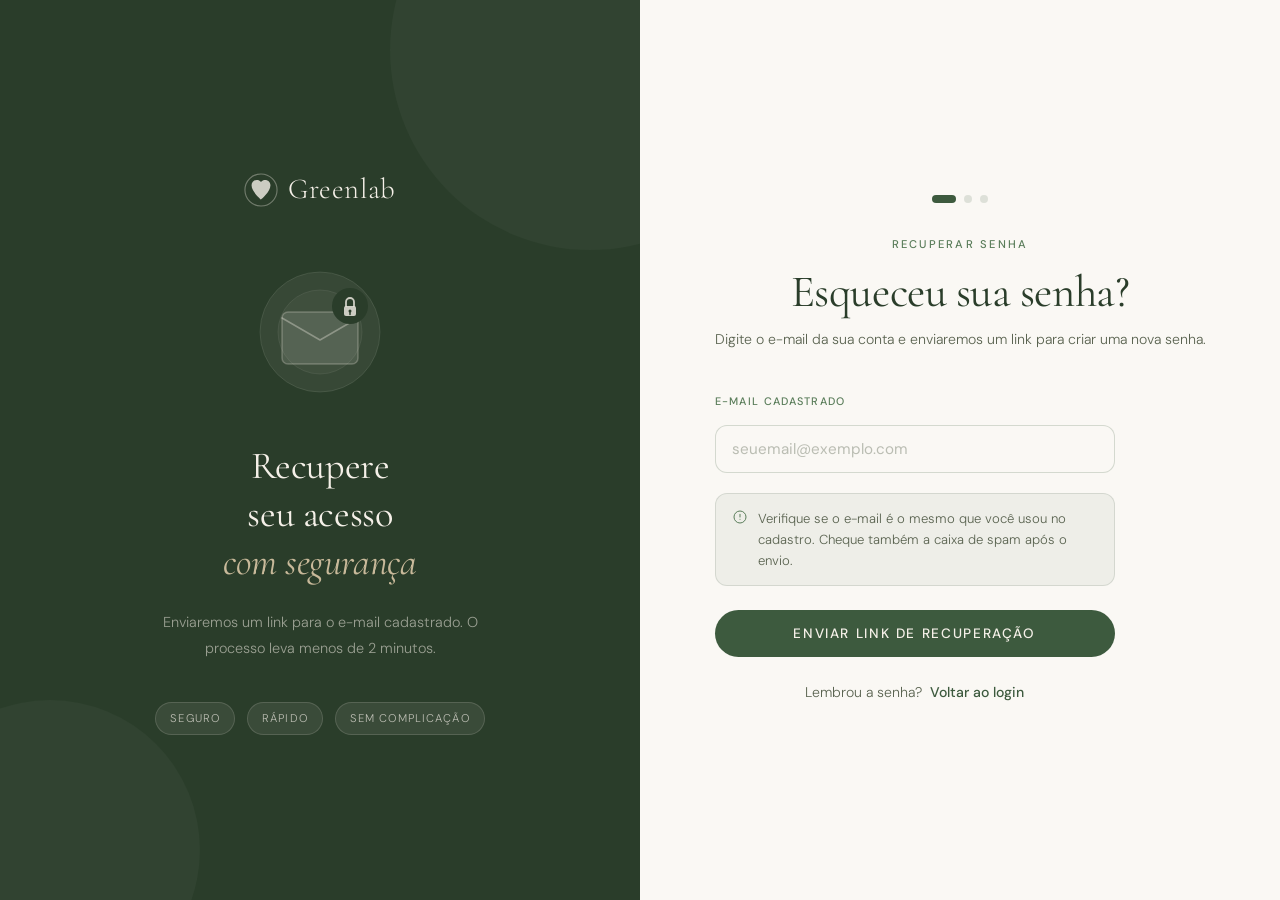
<file: Site/recuperar-senha.html>
<!DOCTYPE html>
<html lang="pt-BR">
<head>
  <meta charset="UTF-8" />
  <meta name="viewport" content="width=device-width, initial-scale=1.0" />
  <title>Recuperar Senha — Greenlab</title>
  <link href="https://fonts.googleapis.com/css2?family=Cormorant+Garamond:ital,wght@0,300;0,400;0,500;0,600;1,300;1,400&family=DM+Sans:wght@300;400;500&display=swap" rel="stylesheet" />
  <link rel="stylesheet" href="css/style.css" />
  <link rel="stylesheet" href="css/login.css" />
  
</head>
<body>

  <div class="auth-page">

    <!-- ========== PAINEL ESQUERDO — VISUAL ========== -->
    <div class="auth-visual">
      <div class="auth-visual-logo">
        <svg width="34" height="34" viewBox="0 0 36 36" fill="none">
          <circle cx="18" cy="18" r="17" stroke="rgba(245,240,232,0.35)" stroke-width="1.2"/>
          <path d="M18 28C18 28 8 20 8 13C8 9.5 11 7 14.5 7.5C16 7.7 17 8.5 18 9.5C19 8.5 20 7.7 21.5 7.5C25 7 28 9.5 28 13C28 20 18 28 18 28Z" fill="rgba(245,240,232,0.8)"/>
        </svg>
        <span class="auth-visual-logo-text">Greenlab</span>
      </div>

      <!-- Ilustração de envelope / chave -->
      <svg width="140" height="140" viewBox="0 0 140 140" fill="none" style="margin-bottom:2.5rem">
        <!-- Círculo de fundo -->
        <circle cx="70" cy="70" r="60" fill="rgba(245,240,232,0.06)" stroke="rgba(245,240,232,0.1)" stroke-width="1"/>
        <circle cx="70" cy="70" r="42" fill="rgba(245,240,232,0.04)" stroke="rgba(245,240,232,0.08)" stroke-width="1"/>
        <!-- Envelope -->
        <rect x="32" y="50" width="76" height="52" rx="6" fill="rgba(245,240,232,0.12)" stroke="rgba(245,240,232,0.25)" stroke-width="1.5"/>
        <path d="M32 56L70 78L108 56" stroke="rgba(245,240,232,0.35)" stroke-width="1.5" stroke-linecap="round" stroke-linejoin="round"/>
        <!-- Cadeado sobreposto -->
        <circle cx="100" cy="44" r="18" fill="#2a3d2a"/>
        <rect x="94" y="44" width="12" height="10" rx="2" fill="rgba(245,240,232,0.8)"/>
        <path d="M96 44V40C96 37.8 97.8 36 100 36C102.2 36 104 37.8 104 40V44" stroke="rgba(245,240,232,0.8)" stroke-width="1.8" stroke-linecap="round" fill="none"/>
        <circle cx="100" cy="49" r="1.5" fill="#2a3d2a"/>
        <line x1="100" y1="50.5" x2="100" y2="52.5" stroke="#2a3d2a" stroke-width="1.5" stroke-linecap="round"/>
      </svg>

      <h2 class="auth-visual-title">
        Recupere<br>seu acesso<br><em>com segurança</em>
      </h2>
      <p class="auth-visual-desc">
        Enviaremos um link para o e-mail cadastrado. O processo leva menos de 2 minutos.
      </p>

      <div class="auth-visual-pills">
        <span class="auth-visual-pill">Seguro</span>
        <span class="auth-visual-pill">Rápido</span>
        <span class="auth-visual-pill">Sem complicação</span>
      </div>
    </div>

    <!-- ========== PAINEL DIREITO — FORMULÁRIO ========== -->
    <div class="auth-form-panel">

      <!-- Indicador de passos -->
      <div class="steps-indicator">
        <div class="step-dot active" id="dot-1"></div>
        <div class="step-dot" id="dot-2"></div>
        <div class="step-dot" id="dot-3"></div>
      </div>

      <!-- ── PASSO 1: digitar e-mail ── -->
      <div class="step active" id="step-1">
        <div class="auth-form-header">
          <span class="overline">Recuperar senha</span>
          <h2>Esqueceu sua senha?</h2>
          <p>Digite o e-mail da sua conta e enviaremos um link para criar uma nova senha.</p>
        </div>

        <form class="auth-form" onsubmit="enviarEmail(event)" novalidate>
          <div class="form-group" id="group-email">
            <label class="form-label" for="email">E-mail cadastrado</label>
            <input
              class="form-input"
              type="email"
              id="email"
              name="email"
              placeholder="seuemail@exemplo.com"
              autocomplete="email"
            />
            <span class="form-error-msg">Por favor, insira um e-mail válido.</span>
          </div>

          <div class="dica-box">
            <svg width="16" height="16" viewBox="0 0 24 24" fill="none">
              <circle cx="12" cy="12" r="9" stroke="#5a7d5a" stroke-width="1.5"/>
              <path d="M12 8V12" stroke="#5a7d5a" stroke-width="1.5" stroke-linecap="round"/>
              <circle cx="12" cy="15.5" r="0.75" fill="#5a7d5a"/>
            </svg>
            <p>Verifique se o e-mail é o mesmo que você usou no cadastro. Cheque também a caixa de spam após o envio.</p>
          </div>

          <button type="submit" class="btn-primary btn-submit" id="btn-enviar">
            Enviar link de recuperação
          </button>

          <p class="auth-switch" style="margin-top:1.5rem">
            Lembrou a senha?
            <a href="login.html">Voltar ao login</a>
          </p>
        </form>
      </div>

      <!-- ── PASSO 2: e-mail enviado ── -->
      <div class="step" id="step-2">
        <div class="status-icon enviado">
          <svg width="32" height="32" viewBox="0 0 24 24" fill="none">
            <path d="M3 8L10.89 13.26C11.55 13.68 12.45 13.68 13.11 13.26L21 8M5 19H19C20.1 19 21 18.1 21 17V7C21 5.9 20.1 5 19 5H5C3.9 5 3 5.9 3 7V17C3 18.1 3.9 19 5 19Z" stroke="#3d5a3e" stroke-width="1.5" stroke-linecap="round" stroke-linejoin="round" fill="none"/>
          </svg>
        </div>

        <div class="auth-form-header">
          <span class="overline">Verifique seu e-mail</span>
          <h2>Link enviado!</h2>
          <p>
            Enviamos as instruções de recuperação para<br>
            <span class="email-destaque" id="email-exibido"></span>
          </p>
        </div>

        <div class="auth-form" style="max-width:400px">
          <div class="dica-box">
            <svg width="16" height="16" viewBox="0 0 24 24" fill="none">
              <circle cx="12" cy="12" r="9" stroke="#5a7d5a" stroke-width="1.5"/>
              <path d="M12 8V12" stroke="#5a7d5a" stroke-width="1.5" stroke-linecap="round"/>
              <circle cx="12" cy="15.5" r="0.75" fill="#5a7d5a"/>
            </svg>
            <p>Não recebeu? Verifique a pasta de <strong>spam</strong> ou <strong>lixo eletrônico</strong>. O link expira em <strong>30 minutos</strong>.</p>
          </div>

          <!-- Simulação de input de código (fluxo alternativo) -->
          <p style="font-size:0.82rem;color:var(--texto-suave);text-align:center;margin-bottom:1rem">
            Prefere usar um código? Digite aqui o código de 6 dígitos enviado no e-mail:
          </p>
          <div style="display:flex;gap:10px;justify-content:center;margin-bottom:1.5rem">
            <input class="form-input" type="text" maxlength="1" style="width:46px;text-align:center;font-size:1.3rem;padding:10px 0;font-family:var(--fonte-titulo)" oninput="avancarCodigo(this,0)" id="c0">
            <input class="form-input" type="text" maxlength="1" style="width:46px;text-align:center;font-size:1.3rem;padding:10px 0;font-family:var(--fonte-titulo)" oninput="avancarCodigo(this,1)" id="c1">
            <input class="form-input" type="text" maxlength="1" style="width:46px;text-align:center;font-size:1.3rem;padding:10px 0;font-family:var(--fonte-titulo)" oninput="avancarCodigo(this,2)" id="c2">
            <input class="form-input" type="text" maxlength="1" style="width:46px;text-align:center;font-size:1.3rem;padding:10px 0;font-family:var(--fonte-titulo)" oninput="avancarCodigo(this,3)" id="c3">
            <input class="form-input" type="text" maxlength="1" style="width:46px;text-align:center;font-size:1.3rem;padding:10px 0;font-family:var(--fonte-titulo)" oninput="avancarCodigo(this,4)" id="c4">
            <input class="form-input" type="text" maxlength="1" style="width:46px;text-align:center;font-size:1.3rem;padding:10px 0;font-family:var(--fonte-titulo)" oninput="avancarCodigo(this,5)" id="c5">
          </div>
          <p id="codigo-erro" style="color:#c0392b;font-size:0.78rem;text-align:center;display:none;margin-bottom:1rem">Código inválido. Tente novamente.</p>

          <button onclick="verificarCodigo()" class="btn-primary btn-submit">Verificar código</button>

          <div class="reenvio-wrap">
            Não recebeu o e-mail?
            <button id="btn-reenviar" onclick="reenviarEmail()" disabled>
              Reenviar em <span id="contador">60</span>s
            </button>
          </div>

          <p style="text-align:center;margin-top:1rem">
            <a href="login.html" class="form-link" style="font-size:0.8rem;opacity:0.6">← Voltar ao login</a>
          </p>
        </div>
      </div>

      <!-- ── PASSO 3: nova senha ── -->
      <div class="step" id="step-3">
        <div class="auth-form-header">
          <span class="overline">Quase lá!</span>
          <h2>Criar nova senha</h2>
          <p>Escolha uma senha forte para proteger sua conta Greenlab.</p>
        </div>

        <form class="auth-form" onsubmit="salvarSenha(event)" novalidate>
          <div class="form-group" id="group-nova">
            <label class="form-label" for="nova-senha">Nova senha</label>
            <div class="form-input-wrap">
              <input
                class="form-input"
                type="password"
                id="nova-senha"
                placeholder="Mínimo 8 caracteres"
                autocomplete="new-password"
                oninput="checkStrength(this.value)"
              />
              <button type="button" class="form-input-icon" onclick="toggleSenha('nova-senha')" aria-label="Mostrar senha">
                <svg width="18" height="18" viewBox="0 0 24 24" fill="none"><path d="M1 12S5 4 12 4S23 12 23 12S19 20 12 20S1 12 1 12Z" stroke="currentColor" stroke-width="1.5" fill="none"/><circle cx="12" cy="12" r="3" stroke="currentColor" stroke-width="1.5" fill="none"/></svg>
              </button>
            </div>
            <div class="password-strength">
              <div class="strength-bar"><div class="strength-fill" id="strength-fill"></div></div>
              <span class="strength-label" id="strength-label"></span>
            </div>
            <span class="form-error-msg">A senha deve ter pelo menos 8 caracteres.</span>
          </div>

          <div class="form-group" id="group-confirmar">
            <label class="form-label" for="confirmar-senha">Confirmar nova senha</label>
            <div class="form-input-wrap">
              <input
                class="form-input"
                type="password"
                id="confirmar-senha"
                placeholder="Repita a nova senha"
                autocomplete="new-password"
              />
              <button type="button" class="form-input-icon" onclick="toggleSenha('confirmar-senha')" aria-label="Mostrar senha">
                <svg width="18" height="18" viewBox="0 0 24 24" fill="none"><path d="M1 12S5 4 12 4S23 12 23 12S19 20 12 20S1 12 1 12Z" stroke="currentColor" stroke-width="1.5" fill="none"/><circle cx="12" cy="12" r="3" stroke="currentColor" stroke-width="1.5" fill="none"/></svg>
              </button>
            </div>
            <span class="form-error-msg">As senhas não coincidem.</span>
          </div>

          <!-- Requisitos visuais -->
          <div style="margin-bottom:1.5rem">
            <p style="font-size:0.72rem;letter-spacing:0.08em;text-transform:uppercase;color:var(--texto-suave);margin-bottom:0.6rem">Requisitos</p>
            <div style="display:flex;flex-direction:column;gap:6px">
              <div class="req-item" id="req-len" style="display:flex;align-items:center;gap:8px;font-size:0.82rem;color:var(--texto-suave)">
                <svg id="req-len-icon" width="14" height="14" viewBox="0 0 14 14" fill="none"><circle cx="7" cy="7" r="6" stroke="currentColor" stroke-width="1.2"/></svg>
                Mínimo 8 caracteres
              </div>
              <div class="req-item" id="req-num" style="display:flex;align-items:center;gap:8px;font-size:0.82rem;color:var(--texto-suave)">
                <svg id="req-num-icon" width="14" height="14" viewBox="0 0 14 14" fill="none"><circle cx="7" cy="7" r="6" stroke="currentColor" stroke-width="1.2"/></svg>
                Pelo menos um número
              </div>
              <div class="req-item" id="req-upper" style="display:flex;align-items:center;gap:8px;font-size:0.82rem;color:var(--texto-suave)">
                <svg id="req-upper-icon" width="14" height="14" viewBox="0 0 14 14" fill="none"><circle cx="7" cy="7" r="6" stroke="currentColor" stroke-width="1.2"/></svg>
                Pelo menos uma letra maiúscula
              </div>
            </div>
          </div>

          <button type="submit" class="btn-primary btn-submit">Salvar nova senha</button>
        </form>
      </div>

      <!-- ── PASSO 4: sucesso ── -->
      <div class="step" id="step-4">
        <div style="text-align:center;max-width:400px;margin:0 auto">
          <div style="width:80px;height:80px;border-radius:50%;background:rgba(61,90,62,0.1);border:1.5px solid rgba(61,90,62,0.25);display:flex;align-items:center;justify-content:center;margin:0 auto 1.5rem">
            <svg width="36" height="36" viewBox="0 0 24 24" fill="none">
              <path d="M20 6L9 17L4 12" stroke="#3d5a3e" stroke-width="2" stroke-linecap="round" stroke-linejoin="round"/>
            </svg>
          </div>
          <span class="overline">Tudo certo!</span>
          <h2 style="color:var(--verde-musgo);margin:0.75rem 0 1rem">Senha alterada<br>com sucesso</h2>
          <p style="color:var(--texto-suave);font-size:0.9rem;line-height:1.7;margin-bottom:2rem">
            Sua nova senha foi salva. Agora você já pode entrar na sua conta Greenlab normalmente.
          </p>
          <a href="login.html" class="btn-primary" style="display:block;text-align:center">Ir para o login</a>
          <p style="margin-top:1rem">
            <a href="../index.html" class="form-link" style="font-size:0.8rem;opacity:0.6">← Voltar para o site</a>
          </p>
        </div>
      </div>

    </div><!-- /auth-form-panel -->
  </div><!-- /auth-page -->

  <script>
    /* ── Utilitários ── */
    function irParaPasso(n) {
      document.querySelectorAll('.step').forEach((el, i) => {
        el.classList.toggle('active', i + 1 === n);
      });
      // Atualiza dots
      [1, 2, 3].forEach(i => {
        const dot = document.getElementById('dot-' + i);
        if (!dot) return;
        dot.classList.remove('active', 'done');
        if (i < n)  dot.classList.add('done');
        if (i === n) dot.classList.add('active');
      });
    }

    function toggleSenha(id) {
      const input = document.getElementById(id);
      input.type = input.type === 'password' ? 'text' : 'password';
    }

    /* ── Passo 1: enviar e-mail ── */
    function enviarEmail(e) {
      e.preventDefault();
      const emailInput = document.getElementById('email');
      const group = document.getElementById('group-email');
      group.classList.remove('has-error');

      if (!emailInput.value || !/\S+@\S+\.\S+/.test(emailInput.value)) {
        group.classList.add('has-error');
        return;
      }

      // Simula loading no botão
      const btn = document.getElementById('btn-enviar');
      btn.textContent = 'Enviando...';
      btn.disabled = true;

      setTimeout(() => {
        document.getElementById('email-exibido').textContent = emailInput.value;
        irParaPasso(2);
        iniciarContador();
      }, 1200);
    }

    /* ── Contador de reenvio ── */
    let intervalo;
    function iniciarContador() {
      let seg = 60;
      const btn = document.getElementById('btn-reenviar');
      const span = document.getElementById('contador');
      btn.disabled = true;
      clearInterval(intervalo);
      intervalo = setInterval(() => {
        seg--;
        span.textContent = seg;
        if (seg <= 0) {
          clearInterval(intervalo);
          btn.disabled = false;
          btn.textContent = 'Reenviar e-mail';
        }
      }, 1000);
    }

    function reenviarEmail() {
      const btn = document.getElementById('btn-reenviar');
      btn.disabled = true;
      btn.innerHTML = 'Reenviar em <span id="contador">60</span>s';
      iniciarContador();
      // feedback visual
      const dica = document.querySelector('#step-2 .dica-box p');
      dica.innerHTML = '✓ E-mail reenviado! Verifique também a pasta de <strong>spam</strong>.';
    }

    /* ── Passo 2: verificar código ── */
    const CODIGO_DEMO = '123456'; // código de demonstração

    function avancarCodigo(input, index) {
      input.value = input.value.replace(/\D/g, ''); // só números
      if (input.value && index < 5) {
        document.getElementById('c' + (index + 1)).focus();
      }
      // Se preencheu tudo, verifica automaticamente
      const codigo = [0,1,2,3,4,5].map(i => document.getElementById('c'+i).value).join('');
      if (codigo.length === 6) verificarCodigo();
    }

    function verificarCodigo() {
      const codigo = [0,1,2,3,4,5].map(i => document.getElementById('c'+i).value).join('');
      const erro = document.getElementById('codigo-erro');

      if (codigo === CODIGO_DEMO || codigo.length === 6) {
        // Aceita qualquer código de 6 dígitos no demo
        erro.style.display = 'none';
        irParaPasso(3);
      } else {
        erro.style.display = 'block';
        [0,1,2,3,4,5].forEach(i => {
          const el = document.getElementById('c'+i);
          el.classList.add('error');
          el.value = '';
        });
        document.getElementById('c0').focus();
      }
    }

    /* ── Passo 3: salvar nova senha ── */
    function checkStrength(val) {
      const fill  = document.getElementById('strength-fill');
      const label = document.getElementById('strength-label');

      // Requisitos visuais
      atualizarReq('req-len',   val.length >= 8);
      atualizarReq('req-num',   /[0-9]/.test(val));
      atualizarReq('req-upper', /[A-Z]/.test(val));

      fill.className = 'strength-fill';
      if (!val) { label.textContent = ''; return; }
      const forte = val.length >= 8 && /[A-Z]/.test(val) && /[0-9]/.test(val);
      const media = val.length >= 8;
      if (forte)       { fill.classList.add('forte'); label.textContent = 'Senha forte ✓'; }
      else if (media)  { fill.classList.add('media'); label.textContent = 'Senha média — adicione números ou maiúsculas'; }
      else             { fill.classList.add('fraca'); label.textContent = 'Senha fraca'; }
    }

    function atualizarReq(id, ok) {
      const el   = document.getElementById(id);
      const icon = document.getElementById(id + '-icon');
      el.style.color = ok ? 'var(--verde)' : 'var(--texto-suave)';
      icon.innerHTML = ok
        ? '<circle cx="7" cy="7" r="6" fill="#3d5a3e"/><path d="M4.5 7L6.5 9L9.5 5" stroke="#f5f0e8" stroke-width="1.2" stroke-linecap="round" stroke-linejoin="round"/>'
        : '<circle cx="7" cy="7" r="6" stroke="currentColor" stroke-width="1.2"/>';
    }

    function salvarSenha(e) {
      e.preventDefault();
      const nova      = document.getElementById('nova-senha').value;
      const confirmar = document.getElementById('confirmar-senha').value;
      let valid = true;

      document.getElementById('group-nova').classList.remove('has-error');
      document.getElementById('group-confirmar').classList.remove('has-error');

      if (nova.length < 8) {
        document.getElementById('group-nova').classList.add('has-error');
        valid = false;
      }
      if (nova !== confirmar) {
        document.getElementById('group-confirmar').classList.add('has-error');
        valid = false;
      }
      if (!valid) return;

      // Sucesso!
      document.querySelectorAll('.step-dot').forEach(d => {
        d.classList.remove('active');
        d.classList.add('done');
      });
      irParaPasso(4);
    }
  </script>
</body>
</html>
</file>
<file: Site/css/style.css>
/* ============================================================
   GREENLAB — STYLE.CSS
   CSS Global: variáveis, reset, tipografia, botões, nav, footer
   ============================================================ */

/* ------------------------------------------------------------
   VARIÁVEIS GLOBAIS
   ------------------------------------------------------------ */
:root {
  --verde:        #3d5a3e;
  --verde-claro:  #5a7d5a;
  --verde-musgo:  #2a3d2a;
  --creme:        #f5f0e8;
  --creme-escuro: #ede6d8;
  --branco:       #faf8f4;
  --texto:        #2a3020;
  --texto-suave:  #5a6350;
  --detalhe:      #c8b99a;

  --fonte-titulo: 'Cormorant Garamond', Georgia, serif;
  --fonte-corpo:  'DM Sans', sans-serif;

  --raio:    2px;
  --raio-lg: 12px;
  --sombra:  0 4px 24px rgba(42, 61, 34, 0.08);

  --nav-height: 72px;
}

/* ------------------------------------------------------------
   RESET
   ------------------------------------------------------------ */
*, *::before, *::after {
  box-sizing: border-box;
  margin: 0;
  padding: 0;
}

html { scroll-behavior: smooth; }

body {
  background: var(--branco);
  color: var(--texto);
  font-family: var(--fonte-corpo);
  font-weight: 300;
  line-height: 1.7;
  font-size: 16px;
  overflow-x: hidden;
}

img { display: block; max-width: 100%; }

a { text-decoration: none; }

/* ------------------------------------------------------------
   TIPOGRAFIA
   ------------------------------------------------------------ */
h1, h2, h3, h4 {
  font-family: var(--fonte-titulo);
  font-weight: 400;
  line-height: 1.2;
}

h1 { font-size: clamp(2.4rem, 5vw, 4rem); letter-spacing: -0.02em; }
h2 { font-size: clamp(1.8rem, 3.5vw, 2.8rem); letter-spacing: -0.01em; }
h3 { font-size: clamp(1.3rem, 2vw, 1.8rem); }

.overline {
  display: block;
  font-family: var(--fonte-corpo);
  font-size: 0.7rem;
  font-weight: 500;
  letter-spacing: 0.2em;
  text-transform: uppercase;
  color: var(--verde-claro);
}

/* ------------------------------------------------------------
   BOTÕES
   ------------------------------------------------------------ */
.btn-primary {
  display: inline-block;
  background: var(--verde);
  color: var(--creme);
  padding: 14px 32px;
  border-radius: 40px;
  font-family: var(--fonte-corpo);
  font-size: 0.82rem;
  font-weight: 500;
  letter-spacing: 0.1em;
  text-transform: uppercase;
  border: none;
  cursor: pointer;
  transition: background 0.2s, transform 0.15s, box-shadow 0.2s;
}
.btn-primary:hover {
  background: var(--verde-musgo);
  transform: translateY(-2px);
  box-shadow: 0 8px 24px rgba(42, 61, 34, 0.2);
}

.btn-secondary {
  display: inline-block;
  background: transparent;
  color: var(--verde);
  padding: 13px 28px;
  border-radius: 40px;
  border: 1.5px solid var(--verde);
  font-family: var(--fonte-corpo);
  font-size: 0.82rem;
  font-weight: 500;
  letter-spacing: 0.08em;
  text-transform: uppercase;
  cursor: pointer;
  transition: background 0.2s, color 0.2s;
}
.btn-secondary:hover {
  background: var(--verde);
  color: var(--creme);
}

.btn-ghost {
  display: inline-flex;
  align-items: center;
  gap: 6px;
  color: var(--verde);
  font-size: 0.82rem;
  font-weight: 400;
  letter-spacing: 0.08em;
  background: none;
  border: none;
  cursor: pointer;
  transition: gap 0.2s;
}
.btn-ghost::after { content: '→'; }
.btn-ghost:hover  { gap: 10px; }

/* ------------------------------------------------------------
   SECTION HEADER (padrão reutilizável)
   ------------------------------------------------------------ */
.section-header {
  text-align: center;
  max-width: 600px;
  margin: 0 auto 4rem;
}
.section-header .overline { margin-bottom: 1rem; }
.section-header h2 { color: var(--verde-musgo); margin-bottom: 1rem; }
.section-header p  { color: var(--texto-suave); font-size: 0.95rem; }

/* ------------------------------------------------------------
   NAVBAR
   ------------------------------------------------------------ */
nav {
  position: fixed;
  top: 0; left: 0; right: 0;
  z-index: 100;
  background: rgba(245, 240, 232, 0.92);
  backdrop-filter: blur(12px);
  -webkit-backdrop-filter: blur(12px);
  border-bottom: 1px solid rgba(61, 90, 62, 0.1);
  padding: 0 5%;
  height: var(--nav-height);
  display: flex;
  align-items: center;
  justify-content: space-between;
}

.nav-logo {
  display: flex;
  align-items: center;
  gap: 10px;
  text-decoration: none;
}
.nav-logo-text {
  font-family: var(--fonte-titulo);
  font-size: 1.5rem;
  color: var(--verde);
  letter-spacing: 0.02em;
}

.nav-links {
  display: flex;
  list-style: none;
  gap: 2.5rem;
}
.nav-links a {
  color: var(--texto-suave);
  font-size: 0.82rem;
  letter-spacing: 0.08em;
  text-transform: uppercase;
  font-weight: 400;
  transition: color 0.2s;
}
.nav-links a:hover { color: var(--verde); }

.nav-cta {
  background: var(--verde) !important;
  color: var(--creme) !important;
  padding: 10px 22px;
  border-radius: 40px;
  transition: background 0.2s, transform 0.15s !important;
}
.nav-cta:hover {
  background: var(--verde-musgo) !important;
  transform: translateY(-1px);
}

.nav-hamburger {
  display: none;
  flex-direction: column;
  gap: 5px;
  background: none;
  border: none;
  cursor: pointer;
  padding: 4px;
}
.nav-hamburger span {
  display: block;
  width: 24px; height: 1.5px;
  background: var(--verde);
  transition: all 0.3s;
}

.nav-hamburger.active span:nth-child(1) {
  transform: translateY(6px) rotate(45deg);
}
.nav-hamburger.active span:nth-child(2) {
  opacity: 0;
}
.nav-hamburger.active span:nth-child(3) {
  transform: translateY(-6px) rotate(-45deg);
}

/* ------------------------------------------------------------
   SELOS (faixa reutilizável)
   ------------------------------------------------------------ */
.selos {
  padding: 60px 8%;
  background: var(--creme-escuro);
  display: flex;
  justify-content: center;
  gap: 3rem;
  flex-wrap: wrap;
  align-items: center;
}
.selo {
  display: flex;
  flex-direction: column;
  align-items: center;
  gap: 0.5rem;
  text-align: center;
}
.selo-icon-wrap {
  width: 52px; height: 52px;
  border-radius: 50%;
  border: 1.5px solid rgba(61, 90, 62, 0.3);
  display: flex;
  align-items: center;
  justify-content: center;
}
.selo-label {
  font-size: 0.68rem;
  font-weight: 500;
  letter-spacing: 0.1em;
  text-transform: uppercase;
  color: var(--verde);
}

/* ------------------------------------------------------------
   FOOTER
   ------------------------------------------------------------ */
footer {
  background: var(--verde-musgo);
  color: rgba(245, 240, 232, 0.6);
  padding: 60px 8%;
  text-align: left;
}
.footer-inner {
  display: grid;
  grid-template-columns: 1.5fr 1fr 1fr;
  gap: 4rem;
  padding-bottom: 3rem;
  border-bottom: 1px solid rgba(245, 240, 232, 0.1);
  margin-bottom: 2rem;
}
.footer-brand {
  display: flex;
  align-items: center;
  gap: 8px;
  margin-bottom: 1rem;
}
.footer-brand-text {
  font-family: var(--fonte-titulo);
  font-size: 1.4rem;
  color: var(--creme);
}
.footer-tagline { font-size: 0.85rem; line-height: 1.7; }
.footer-col-title {
  font-size: 0.7rem;
  font-weight: 500;
  letter-spacing: 0.15em;
  text-transform: uppercase;
  color: var(--detalhe);
  margin-bottom: 1rem;
}
.footer-links {
  list-style: none;
  display: flex;
  flex-direction: column;
  gap: 0.5rem;
}
.footer-links a {
  color: rgba(245, 240, 232, 0.5);
  font-size: 0.85rem;
  transition: color 0.2s;
}
.footer-links a:hover { color: var(--creme); }
.footer-bottom {
  display: flex;
  justify-content: space-between;
  align-items: center;
  font-size: 0.78rem;
  flex-wrap: wrap;
  gap: 1rem;
  text-align: left;
}
.footer-bottom a { color: rgba(245, 240, 232, 0.4); }

/* ------------------------------------------------------------
   ANIMAÇÕES GLOBAIS
   ------------------------------------------------------------ */
@keyframes fadeUp {
  from { opacity: 0; transform: translateY(24px); }
  to   { opacity: 1; transform: translateY(0); }
}
@keyframes float {
  0%, 100% { transform: translateY(0); }
  50%       { transform: translateY(-10px); }
}

.animate-fadein    { animation: fadeUp 0.7s 0.00s ease both; }
.animate-fadein-d1 { animation: fadeUp 0.7s 0.10s ease both; }
.animate-fadein-d2 { animation: fadeUp 0.7s 0.20s ease both; }
.animate-fadein-d3 { animation: fadeUp 0.7s 0.35s ease both; }
.animate-fadein-d4 { animation: fadeUp 0.7s 0.50s ease both; }
.float-anim        { animation: float 4s ease-in-out infinite; }

/* ------------------------------------------------------------
   RESPONSIVO GLOBAL
   ------------------------------------------------------------ */
@media (max-width: 900px) {
  .nav-links {
    display: none;
    position: absolute;
    top: var(--nav-height);
    left: 0;
    right: 0;
    background: rgba(245, 240, 232, 0.98);
    flex-direction: column;
    gap: 0;
    padding: 1.5rem 5%;
    border-bottom: 1px solid rgba(61, 90, 62, 0.1);
  }
  .nav-links.open { display: flex; }
  .nav-links li { width: 100%; }
  .nav-links a {
    display: block;
    width: 100%;
    padding: 0.85rem 0;
    border-bottom: 1px solid rgba(61, 90, 62, 0.08);
  }
  .nav-links a:last-child { border-bottom: none; }
  .nav-hamburger { display: flex; }
  .footer-inner { grid-template-columns: 1fr 1fr; }
}
@media (max-width: 600px) {
  .selos        { gap: 1.5rem; }
  .footer-inner { grid-template-columns: 1fr; gap: 2rem; }
}

    :root {
      --verde:        #3d5a3e;
      --verde-claro:  #5a7d5a;
      --verde-musgo:  #2a3d2a;
      --creme:        #f5f0e8;
      --creme-escuro: #ede6d8;
      --branco:       #faf8f4;
      --texto:        #2a3020;
      --texto-suave:  #5a6350;
      --detalhe:      #c8b99a;
      --fonte-titulo: 'Cormorant Garamond', Georgia, serif;
      --fonte-corpo:  'DM Sans', sans-serif;
      --nav-height:   72px;
    }
 
    * { box-sizing: border-box; margin: 0; padding: 0; }
    html { scroll-behavior: smooth; }
    body {
      background: var(--creme);
      color: var(--texto);
      font-family: var(--fonte-corpo);
      font-weight: 300;
      line-height: 1.7;
      overflow-x: hidden;
    }
 
    /* NAV */
    nav {
      position: fixed; top: 0; left: 0; right: 0; z-index: 100;
      background: rgba(245,240,232,0.92);
      backdrop-filter: blur(12px);
      border-bottom: 1px solid rgba(61,90,62,0.1);
      padding: 0 5%; height: var(--nav-height);
      display: flex; align-items: center; justify-content: space-between;
    }
    .nav-logo { display: flex; align-items: center; gap: 10px; text-decoration: none; }
    .nav-logo-text { font-family: var(--fonte-titulo); font-size: 1.5rem; color: var(--verde); }
    .nav-links { display: flex; list-style: none; gap: 2.5rem; }
    .nav-links a { color: var(--texto-suave); font-size: 0.82rem; letter-spacing: 0.08em; text-transform: uppercase; text-decoration: none; transition: color 0.2s; }
    .nav-links a:hover { color: var(--verde); }
    .nav-hamburger { display: none; flex-direction: column; gap: 5px; background: none; border: none; cursor: pointer; padding: 4px; }
    .nav-hamburger span { display: block; width: 24px; height: 1.5px; background: var(--verde); transition: all 0.3s; }
 
    /* PAGE LAYOUT */
    .compra-page {
      min-height: 100vh;
      padding-top: var(--nav-height);
      display: grid;
      grid-template-columns: 1fr 1.1fr;
    }
 
    /* LEFT PANEL */
    .compra-visual {
      background: var(--verde-musgo);
      position: relative;
      overflow: hidden;
      display: flex;
      flex-direction: column;
      justify-content: center;
      padding: 80px 10%;
    }
    .compra-visual::before {
      content: '';
      position: absolute;
      top: -200px; right: -200px;
      width: 500px; height: 500px;
      border-radius: 50%;
      background: rgba(255,255,255,0.03);
      pointer-events: none;
    }
    .compra-visual::after {
      content: '';
      position: absolute;
      bottom: -150px; left: -100px;
      width: 400px; height: 400px;
      border-radius: 50%;
      background: rgba(255,255,255,0.02);
      pointer-events: none;
    }
 
    .visual-overline {
      display: block;
      font-size: 0.68rem;
      font-weight: 500;
      letter-spacing: 0.22em;
      text-transform: uppercase;
      color: var(--detalhe);
      margin-bottom: 1.5rem;
      animation: fadeUp 0.6s 0.1s ease both;
    }
    .visual-title {
      font-family: var(--fonte-titulo);
      font-size: clamp(2rem, 3.5vw, 3.2rem);
      font-weight: 300;
      color: var(--creme);
      line-height: 1.15;
      margin-bottom: 1.5rem;
      animation: fadeUp 0.6s 0.2s ease both;
    }
    .visual-title em { font-style: italic; color: var(--detalhe); }
    .visual-desc {
      font-size: 0.88rem;
      color: rgba(245,240,232,0.55);
      line-height: 1.8;
      max-width: 380px;
      margin-bottom: 3rem;
      animation: fadeUp 0.6s 0.3s ease both;
    }
 
    /* Produto card no painel esquerdo */
    .produto-resumo {
      background: rgba(255,255,255,0.05);
      border: 1px solid rgba(245,240,232,0.1);
      border-radius: 16px;
      padding: 1.75rem;
      animation: fadeUp 0.6s 0.4s ease both;
    }
    .produto-resumo-header {
      display: flex;
      align-items: center;
      gap: 1rem;
      margin-bottom: 1.25rem;
    }
    .produto-resumo-icon {
      width: 48px; height: 48px;
      border-radius: 12px;
      background: rgba(245,240,232,0.08);
      border: 1px solid rgba(245,240,232,0.12);
      display: flex; align-items: center; justify-content: center;
      flex-shrink: 0;
    }
    .produto-resumo-nome {
      font-family: var(--fonte-titulo);
      font-size: 1.15rem;
      color: var(--creme);
      line-height: 1.3;
    }
    .produto-resumo-sub {
      font-size: 0.72rem;
      color: rgba(245,240,232,0.45);
      letter-spacing: 0.08em;
      text-transform: uppercase;
      margin-top: 2px;
    }
    .produto-resumo-divider {
      border: none;
      border-top: 1px solid rgba(245,240,232,0.08);
      margin: 1.25rem 0;
    }
    .produto-resumo-tags {
      display: flex;
      flex-wrap: wrap;
      gap: 6px;
    }
    .produto-resumo-tag {
      font-size: 0.65rem;
      letter-spacing: 0.1em;
      text-transform: uppercase;
      color: rgba(245,240,232,0.5);
      border: 1px solid rgba(245,240,232,0.12);
      padding: 4px 10px;
      border-radius: 40px;
    }
 
    /* Garantias */
    .garantias {
      display: flex;
      flex-direction: column;
      gap: 0.85rem;
      margin-top: 2rem;
      animation: fadeUp 0.6s 0.5s ease both;
    }
    .garantia-item {
      display: flex;
      align-items: center;
      gap: 0.75rem;
      font-size: 0.82rem;
      color: rgba(245,240,232,0.5);
    }
    .garantia-item svg { flex-shrink: 0; opacity: 0.6; }
 
    /* RIGHT PANEL — FORM */
    .compra-form-panel {
      background: var(--branco);
      padding: 80px 8%;
      overflow-y: auto;
      display: flex;
      flex-direction: column;
      justify-content: center;
    }
    .form-panel-header {
      margin-bottom: 2.5rem;
      animation: fadeUp 0.6s 0.15s ease both;
    }
    .form-panel-header .overline {
      display: block;
      font-size: 0.68rem;
      font-weight: 500;
      letter-spacing: 0.2em;
      text-transform: uppercase;
      color: var(--verde-claro);
      margin-bottom: 0.75rem;
    }
    .form-panel-header h2 {
      font-family: var(--fonte-titulo);
      font-size: clamp(1.6rem, 2.5vw, 2.4rem);
      color: var(--verde-musgo);
      font-weight: 400;
      margin-bottom: 0.5rem;
    }
    .form-panel-header p {
      font-size: 0.85rem;
      color: var(--texto-suave);
    }
 
    /* Steps indicator */
    .steps-bar {
      display: flex;
      align-items: center;
      gap: 0;
      margin-bottom: 2.5rem;
      animation: fadeUp 0.6s 0.2s ease both;
    }
    .step-item {
      display: flex;
      align-items: center;
      gap: 0.5rem;
      font-size: 0.72rem;
      letter-spacing: 0.08em;
      text-transform: uppercase;
      color: var(--texto-suave);
      opacity: 0.4;
      transition: opacity 0.3s;
    }
    .step-item.active { opacity: 1; color: var(--verde); }
    .step-item.done { opacity: 0.7; color: var(--verde-claro); }
    .step-num {
      width: 24px; height: 24px;
      border-radius: 50%;
      border: 1.5px solid currentColor;
      display: flex; align-items: center; justify-content: center;
      font-size: 0.65rem;
      font-weight: 500;
      flex-shrink: 0;
    }
    .step-item.active .step-num {
      background: var(--verde);
      border-color: var(--verde);
      color: white;
    }
    .step-item.done .step-num {
      background: var(--verde-claro);
      border-color: var(--verde-claro);
      color: white;
    }
    .step-line {
      flex: 1;
      height: 1px;
      background: rgba(61,90,62,0.15);
      margin: 0 0.75rem;
    }
 
    /* Quantity + price block */
    .quantidade-preco {
      display: grid;
      grid-template-columns: 1fr 1fr;
      gap: 1rem;
      margin-bottom: 1.5rem;
      animation: fadeUp 0.6s 0.25s ease both;
    }
    .qty-box {
      background: var(--creme);
      border: 1px solid rgba(61,90,62,0.12);
      border-radius: 12px;
      padding: 1.25rem 1.5rem;
    }
    .qty-box label {
      display: block;
      font-size: 0.68rem;
      letter-spacing: 0.12em;
      text-transform: uppercase;
      color: var(--verde-claro);
      margin-bottom: 0.75rem;
    }
    .qty-controls {
      display: flex;
      align-items: center;
      gap: 0.75rem;
    }
    .qty-btn {
      width: 32px; height: 32px;
      border-radius: 50%;
      border: 1.5px solid rgba(61,90,62,0.25);
      background: none;
      color: var(--verde);
      font-size: 1.1rem;
      cursor: pointer;
      display: flex; align-items: center; justify-content: center;
      transition: all 0.2s;
    }
    .qty-btn:hover { background: var(--verde); color: white; border-color: var(--verde); }
    .qty-value {
      font-family: var(--fonte-titulo);
      font-size: 1.6rem;
      color: var(--verde-musgo);
      min-width: 24px;
      text-align: center;
    }
 
    .total-box {
      background: var(--verde-musgo);
      border-radius: 12px;
      padding: 1.25rem 1.5rem;
      display: flex;
      flex-direction: column;
      justify-content: center;
    }
    .total-label {
      font-size: 0.68rem;
      letter-spacing: 0.12em;
      text-transform: uppercase;
      color: rgba(245,240,232,0.5);
      margin-bottom: 0.5rem;
    }
    .total-valor {
      font-family: var(--fonte-titulo);
      font-size: 2rem;
      color: var(--creme);
      line-height: 1;
    }
    .total-por { font-size: 0.72rem; color: rgba(245,240,232,0.4); margin-top: 4px; }
 
    /* Payment */
    .payment-section {
      margin-bottom: 1.5rem;
      animation: fadeUp 0.6s 0.3s ease both;
    }
    .payment-label-title {
      font-size: 0.68rem;
      letter-spacing: 0.12em;
      text-transform: uppercase;
      color: var(--verde-claro);
      margin-bottom: 0.85rem;
    }
    .payment-grid {
      display: grid;
      grid-template-columns: 1fr 1fr;
      gap: 0.75rem;
    }
    .payment-option {
      cursor: pointer;
    }
    .payment-option input[type="radio"] { display: none; }
    .payment-card {
      display: flex;
      align-items: center;
      gap: 0.6rem;
      padding: 0.85rem 1rem;
      border: 1.5px solid rgba(61,90,62,0.15);
      border-radius: 10px;
      font-size: 0.82rem;
      color: var(--texto-suave);
      background: var(--branco);
      transition: all 0.2s;
    }
    .payment-option input:checked + .payment-card {
      border-color: var(--verde);
      background: rgba(61,90,62,0.05);
      color: var(--verde);
    }
    .payment-card svg { flex-shrink: 0; }
 
    /* Form fields */
    .form-fields {
      display: flex;
      flex-direction: column;
      gap: 1rem;
      margin-bottom: 1.5rem;
      animation: fadeUp 0.6s 0.35s ease both;
    }
    .field-row { display: grid; grid-template-columns: 1fr 1fr; gap: 1rem; }
    .form-group { display: flex; flex-direction: column; gap: 0.4rem; }
    .form-group label {
      font-size: 0.68rem;
      letter-spacing: 0.12em;
      text-transform: uppercase;
      color: var(--verde-claro);
    }
    .form-input {
      padding: 0.85rem 1rem;
      border: 1.5px solid rgba(61,90,62,0.15);
      border-radius: 10px;
      background: var(--branco);
      color: var(--texto);
      font-family: var(--fonte-corpo);
      font-size: 0.9rem;
      outline: none;
      transition: border-color 0.2s, box-shadow 0.2s;
    }
    .form-input:focus {
      border-color: var(--verde);
      box-shadow: 0 0 0 3px rgba(61,90,62,0.08);
    }
    .form-input::placeholder { color: rgba(90,99,80,0.4); }
 
    /* Submit */
    .submit-area {
      animation: fadeUp 0.6s 0.4s ease both;
    }
    .btn-submit {
      width: 100%;
      padding: 16px;
      background: var(--verde);
      color: var(--creme);
      border: none;
      border-radius: 50px;
      font-family: var(--fonte-corpo);
      font-size: 0.85rem;
      font-weight: 500;
      letter-spacing: 0.12em;
      text-transform: uppercase;
      cursor: pointer;
      transition: background 0.2s, transform 0.15s, box-shadow 0.2s;
      display: flex;
      align-items: center;
      justify-content: center;
      gap: 0.75rem;
      margin-bottom: 1rem;
    }
    .btn-submit:hover {
      background: var(--verde-musgo);
      transform: translateY(-2px);
      box-shadow: 0 10px 28px rgba(42,61,34,0.22);
    }
    .purchase-note {
      font-size: 0.75rem;
      color: var(--texto-suave);
      text-align: center;
      opacity: 0.6;
      line-height: 1.6;
    }
 
    /* FOOTER */
    footer {
      background: var(--verde-musgo);
      color: rgba(245,240,232,0.6);
      padding: 60px 8%;
    }
    .footer-inner {
      display: grid;
      grid-template-columns: 1.5fr 1fr 1fr;
      gap: 4rem;
      padding-bottom: 3rem;
      border-bottom: 1px solid rgba(245,240,232,0.1);
      margin-bottom: 2rem;
    }
    .footer-brand { display: flex; align-items: center; gap: 8px; margin-bottom: 1rem; }
    .footer-brand-text { font-family: var(--fonte-titulo); font-size: 1.4rem; color: var(--creme); }
    .footer-tagline { font-size: 0.85rem; line-height: 1.7; }
    .footer-col-title { font-size: 0.7rem; font-weight: 500; letter-spacing: 0.15em; text-transform: uppercase; color: var(--detalhe); margin-bottom: 1rem; }
    .footer-links { list-style: none; display: flex; flex-direction: column; gap: 0.5rem; }
    .footer-links a { color: rgba(245,240,232,0.5); font-size: 0.85rem; text-decoration: none; transition: color 0.2s; }
    .footer-links a:hover { color: var(--creme); }
    .footer-bottom { display: flex; justify-content: space-between; align-items: center; font-size: 0.78rem; flex-wrap: wrap; gap: 1rem; }
    .footer-bottom a { color: rgba(245,240,232,0.4); text-decoration: none; }
 
    @keyframes fadeUp {
      from { opacity: 0; transform: translateY(20px); }
      to   { opacity: 1; transform: translateY(0); }
    }
 
    /* RESPONSIVE */
  @media (max-width: 900px) {
  .compra-page {
    grid-template-columns: 1fr;
  }
  .compra-visual {
    display: none; /* esconde o painel esquerdo no mobile */
  }
  .compra-form-panel {
    padding: 48px 6% 60px;
    min-height: calc(100vh - var(--nav-height));
    justify-content: flex-start;
  }
  .payment-grid { grid-template-columns: 1fr 1fr; }
  .field-row { grid-template-columns: 1fr; }
  .nav-links {
    display: none;
    position: absolute;
    top: var(--nav-height);
    left: 0; right: 0;
    background: rgba(245,240,232,0.98);
    flex-direction: column;
    gap: 0;
    padding: 1.5rem 5%;
    border-bottom: 1px solid rgba(61,90,62,0.1);
  }
  .nav-links.open { display: flex; }
  .nav-links li { width: 100%; }
  .nav-links a {
    display: block;
    padding: 0.85rem 0;
    border-bottom: 1px solid rgba(61,90,62,0.08);
  }
  .nav-hamburger { display: flex; }
  .footer-inner { grid-template-columns: 1fr; gap: 2rem; }
}

@media (max-width: 600px) {
  .payment-grid { grid-template-columns: 1fr 1fr; }
  .quantidade-preco { grid-template-columns: 1fr; }
}
</file>
<file: Site/css/home.css>
/* ============================================================
   GREENLAB — HOME.CSS
   Estilos exclusivos da tela inicial (index.html)
   ============================================================ */

/* ------------------------------------------------------------
   HERO
   ------------------------------------------------------------ */
.hero {
  min-height: 100vh;
  padding-top: var(--nav-height);
  display: grid;
  grid-template-columns: 1fr 1fr;
  align-items: center;
  background: var(--creme);
  position: relative;
  overflow: hidden;
}
.hero::before,
.hero::after {
  display: none;
}

.hero-content {
  padding: 80px 6% 80px 8%;
  position: relative;
  z-index: 1;
}
.hero-badge {
  display: inline-flex;
  align-items: center;
  gap: 8px;
  background: rgba(61, 90, 62, 0.1);
  color: var(--verde);
  font-size: 0.7rem;
  font-weight: 500;
  letter-spacing: 0.15em;
  text-transform: uppercase;
  padding: 6px 14px;
  border-radius: 40px;
  margin-bottom: 2rem;
}
.hero-badge::before {
  content: '';
  display: block;
  width: 6px; height: 6px;
  border-radius: 50%;
  background: var(--verde-claro);
}

.hero h1           { margin-bottom: 1.5rem; color: var(--verde-musgo); }
.hero h1 em        { font-style: italic; color: var(--verde-claro); }

.hero-desc {
  font-size: 1rem;
  color: var(--texto-suave);
  max-width: 420px;
  margin-bottom: 2.5rem;
  line-height: 1.8;
}
.hero-actions {
  display: flex;
  align-items: center;
  gap: 1.5rem;
  flex-wrap: wrap;
}
.hero-stats {
  display: flex;
  gap: 2rem;
  margin-top: 3rem;
  padding-top: 2rem;
  border-top: 1px solid rgba(61, 90, 62, 0.15);
}
.hero-stat-number {
  font-family: var(--fonte-titulo);
  font-size: 2rem;
  color: var(--verde);
  line-height: 1;
}
.hero-stat-label {
  font-size: 0.72rem;
  color: var(--texto-suave);
  letter-spacing: 0.05em;
  margin-top: 4px;
}

/* Painel visual direito */
.hero-visual {
  height: 100%;
  min-height: 100vh;
  display: flex;
  align-items: center;
  justify-content: center;
  background: linear-gradient(135deg, var(--creme-escuro) 0%, var(--creme) 100%);
  position: relative;
  overflow: hidden;
}
.hero-product-wrap { position: relative; z-index: 1; }
.hero-product-bg {
  position: absolute;
  width: 380px; height: 380px;
  border-radius: 50%;
  background: rgba(61, 90, 62, 0.06);
}
.product-jar {
  width: 260px;
  filter: drop-shadow(0 20px 40px rgba(42, 61, 34, 0.15));
}
.hero-leaf { display: none; }

.floating-tag {
  position: absolute;
  background: var(--branco);
  border: 1px solid rgba(61, 90, 62, 0.15);
  border-radius: var(--raio-lg);
  padding: 12px 16px;
  box-shadow: var(--sombra);
}
.floating-tag-1 { top: 22%; left: 5%; }
.floating-tag-2 { bottom: 25%; right: 5%; }
.tag-label {
  font-size: 0.65rem;
  letter-spacing: 0.12em;
  text-transform: uppercase;
  color: var(--texto-suave);
}
.tag-value {
  font-family: var(--fonte-titulo);
  font-size: 1.1rem;
  color: var(--verde);
  margin-top: 2px;
}

/* ------------------------------------------------------------
   INGREDIENTES
   ------------------------------------------------------------ */
.ingredientes {
  padding: 100px 8%;
  background: var(--branco);
}
.ingredientes-grid {
  display: grid;
  grid-template-columns: repeat(auto-fit, minmax(280px, 1fr));
  gap: 2px;
  border: 2px solid var(--verde-musgo);
  border-radius: var(--raio-lg);
  overflow: hidden;
}
.ingrediente-card {
  padding: 2.5rem;
  background: var(--branco);
  transition: background 0.3s;
  cursor: default;
}
.ingrediente-card:hover { background: var(--creme); }
.ing-icon  { width: 48px; height: 48px; margin-bottom: 1.5rem; }
.ing-nome  { font-family: var(--fonte-titulo); font-size: 1.4rem; color: var(--verde-musgo); margin-bottom: 0.5rem; }
.ing-origem { font-size: 0.7rem; letter-spacing: 0.12em; text-transform: uppercase; color: var(--verde-claro); margin-bottom: 1rem; }
.ing-desc  { color: var(--texto-suave); font-size: 0.9rem; line-height: 1.8; }

/* ------------------------------------------------------------
   BENEFÍCIOS
   ------------------------------------------------------------ */
.beneficios {
  padding: 100px 8%;
  background: var(--verde-musgo);
  position: relative;
  overflow: hidden;
}
.beneficios::before {
  content: '';
  position: absolute;
  top: -200px; right: -200px;
  width: 600px; height: 600px;
  border-radius: 50%;
  background: rgba(255,255,255,0.02);
  pointer-events: none;
}
.beneficios .section-header h2 { color: var(--creme); }
.beneficios .section-header .overline { color: var(--detalhe); }
.beneficios .section-header p { color: rgba(245, 240, 232, 0.6); }

.beneficios-grid {
  display: grid;
  grid-template-columns: repeat(auto-fit, minmax(220px, 1fr));
  gap: 1.5rem;
}
.beneficio-item {
  padding: 2rem;
  border: 1px solid rgba(245, 240, 232, 0.1);
  border-radius: var(--raio-lg);
  transition: border-color 0.3s, background 0.3s;
}
.beneficio-item:hover {
  border-color: rgba(245, 240, 232, 0.25);
  background: rgba(245, 240, 232, 0.04);
}
.ben-num {
  font-family: var(--fonte-titulo);
  font-size: 2.5rem;
  color: rgba(245, 240, 232, 0.15);
  line-height: 1;
  margin-bottom: 0.5rem;
}
.ben-titulo { font-family: var(--fonte-titulo); font-size: 1.3rem; color: var(--creme); margin-bottom: 0.75rem; }
.ben-desc   { font-size: 0.85rem; color: rgba(245, 240, 232, 0.55); line-height: 1.8; }

/* ------------------------------------------------------------
   MODO DE USO
   ------------------------------------------------------------ */
.modo-uso { padding: 100px 8%; background: var(--creme); }
.modo-uso-inner {
  display: grid;
  grid-template-columns: 1fr 1fr;
  gap: 6%;
  align-items: center;
}

.uso-img-wrap {
  position: relative;
  border-radius: 0 120px 0 120px;
  overflow: hidden;
  background: linear-gradient(135deg, rgba(245, 240, 232, 0.96), rgba(237, 230, 216, 0.96));
  aspect-ratio: 4/5;
  display: flex;
  align-items: center;
  justify-content: center;
  border: 1px solid rgba(61, 90, 62, 0.12);
  box-shadow: 0 24px 45px rgba(42, 61, 34, 0.14);
}
.uso-img-wrap::before {
  content: '';
  position: absolute;
  inset: 10px;
  border-radius: inherit;
  border: 1px solid rgba(245, 240, 232, 0.75);
  pointer-events: none;
}
.uso-img-wrap img {
  width: 100%;
  height: 100%;
  object-fit: cover;
  object-position: center;
  transition: transform 0.4s ease;
}
.uso-img-wrap:hover img {
  transform: scale(1.04);
}
.uso-placeholder {
  display: flex;
  flex-direction: column;
  align-items: center;
  justify-content: center;
  gap: 1rem;
  padding: 3rem;
  text-align: center;
}
.uso-placeholder-text {
  font-family: var(--fonte-titulo);
  font-size: 1.1rem;
  color: var(--verde);
  opacity: 0.5;
}

.uso-badge-float {
  position: absolute;
  bottom: -20px; right: -20px;
  background: var(--verde);
  color: var(--creme);
  padding: 18px 22px;
  border-radius: var(--raio-lg);
  text-align: center;
}
.uso-badge-num  { font-family: var(--fonte-titulo); font-size: 2rem; line-height: 1; }
.uso-badge-text { font-size: 0.65rem; letter-spacing: 0.1em; text-transform: uppercase; opacity: 0.8; margin-top: 4px; }

.modo-uso-content .overline { margin-bottom: 1rem; }
.modo-uso-content h2 { color: var(--verde-musgo); margin-bottom: 1.5rem; }

.passos { display: flex; flex-direction: column; gap: 1.5rem; margin-top: 2rem; }
.passo  { display: flex; gap: 1.25rem; align-items: flex-start; }
.passo-num {
  flex-shrink: 0;
  width: 36px; height: 36px;
  border-radius: 50%;
  background: var(--verde);
  color: var(--creme);
  display: flex;
  align-items: center;
  justify-content: center;
  font-family: var(--fonte-titulo);
  font-size: 1rem;
  margin-top: 2px;
}
.passo-titulo { font-family: var(--fonte-titulo); font-size: 1.1rem; color: var(--verde-musgo); margin-bottom: 0.3rem; }
.passo-desc   { font-size: 0.88rem; color: var(--texto-suave); line-height: 1.7; }

/* ------------------------------------------------------------
   PRODUTO / CTA
   ------------------------------------------------------------ */
.produto-cta { padding: 100px 8%; background: var(--branco); }
.produto-inner {
  display: grid;
  grid-template-columns: 1fr 1.2fr;
  gap: 6%;
  align-items: center;
}
.produto-img-area {
  position: relative;
  border-radius: 0 120px 0 120px;
  overflow: hidden;
  background: linear-gradient(135deg, rgba(245, 240, 232, 0.96), rgba(237, 230, 216, 0.96));
  aspect-ratio: 4/5;
  display: flex;
  align-items: center;
  justify-content: center;
  border: 1px solid rgba(61, 90, 62, 0.12);
  box-shadow: 0 24px 45px rgba(42, 61, 34, 0.14);
}
.produto-img-area::before {
  content: '';
  position: absolute;
  inset: 10px;
  border-radius: inherit;
  border: 1px solid rgba(245, 240, 232, 0.75);
  pointer-events: none;
}
.produto-img {
  width: 100%;
  height: 100%;
  object-fit: cover;
  object-position: center;
  transition: transform 0.4s ease;
}
.produto-img-area:hover .produto-img {
  transform: scale(1.04);
}

.produto-info .overline    { margin-bottom: 1rem; }
.produto-info h2           { color: var(--verde-musgo); margin-bottom: 0.5rem; }
.produto-subtitulo {
  font-family: var(--fonte-titulo);
  font-style: italic;
  font-size: 1.1rem;
  color: var(--verde-claro);
  margin-bottom: 1.5rem;
}
.produto-desc { font-size: 0.9rem; color: var(--texto-suave); line-height: 1.8; margin-bottom: 2rem; }

.produto-tags { display: flex; flex-wrap: wrap; gap: 8px; margin-bottom: 2rem; }
.produto-tag {
  background: rgba(61, 90, 62, 0.08);
  color: var(--verde);
  font-size: 0.72rem;
  font-weight: 500;
  letter-spacing: 0.08em;
  text-transform: uppercase;
  padding: 6px 14px;
  border-radius: 40px;
}
.produto-preco { display: flex; align-items: baseline; gap: 0.5rem; margin-bottom: 1.5rem; }
.preco-label  { font-size: 0.8rem; color: var(--texto-suave); }
.preco-valor  { font-family: var(--fonte-titulo); font-size: 2.4rem; color: var(--verde-musgo); }
.preco-ml     { font-size: 0.8rem; color: var(--texto-suave); }
.produto-acoes { display: flex; gap: 1rem; align-items: center; flex-wrap: wrap; }

/* ------------------------------------------------------------
   FAQ
   ------------------------------------------------------------ */
.faq { padding: 100px 8%; background: var(--branco); max-width: 860px; margin: 0 auto; }
.faq .section-header { margin-bottom: 3rem; }

.faq-item { border-bottom: 1px solid rgba(61, 90, 62, 0.12); }
.faq-question {
  width: 100%;
  background: none;
  border: none;
  text-align: left;
  padding: 1.5rem 0;
  font-family: var(--fonte-titulo);
  font-size: 1.15rem;
  color: var(--verde-musgo);
  cursor: pointer;
  display: flex;
  justify-content: space-between;
  align-items: center;
  gap: 1rem;
  transition: color 0.2s;
}
.faq-question:hover { color: var(--verde); }
.faq-icon {
  flex-shrink: 0;
  width: 20px; height: 20px;
  border-radius: 50%;
  border: 1.5px solid currentColor;
  display: flex;
  align-items: center;
  justify-content: center;
  transition: transform 0.3s;
  font-size: 0.9rem;
  line-height: 1;
}
.faq-item.open .faq-icon    { transform: rotate(45deg); }
.faq-answer { display: none; padding-bottom: 1.5rem; color: var(--texto-suave); font-size: 0.9rem; line-height: 1.8; }
.faq-item.open .faq-answer  { display: block; }

/* ------------------------------------------------------------
   RESPONSIVO — HOME
   ------------------------------------------------------------ */
@media (max-width: 900px) {
  .hero                { grid-template-columns: 1fr; min-height: auto; }
  .hero-visual         { min-height: 50vw; height: 50vw; }
  .hero-content        { padding: 60px 6%; }
  .modo-uso-inner,
  .produto-inner       { grid-template-columns: 1fr; }
  .modo-uso-visual     { order: -1; }
}
@media (max-width: 600px) {
  .hero-stats          { gap: 1.5rem; }
  .floating-tag-1,
  .floating-tag-2      {
    display: block;
    left: 50%;
    right: auto;
    transform: translateX(-50%);
    width: min(220px, calc(100% - 3rem));
    position: absolute;
  }
  .floating-tag-1 { top: 8%; }
  .floating-tag-2 { bottom: 10%; }
}
</file>
<file: Site/css/login.css>
.auth-page {
  min-height: 100vh;
  display: grid;
  grid-template-columns: 1fr 1fr;
}

/* Painel esquerdo — visual / decorativo */
.auth-visual {
  background: var(--verde-musgo);
  display: flex;
  flex-direction: column;
  align-items: center;
  justify-content: center;
  padding: 3rem;
  position: relative;
  overflow: hidden;
}
.auth-visual::before {
  content: '';
  position: absolute;
  top: -150px; right: -150px;
  width: 400px; height: 400px;
  border-radius: 50%;
  background: rgba(255,255,255,0.03);
}
.auth-visual::after {
  content: '';
  position: absolute;
  bottom: -100px; left: -100px;
  width: 300px; height: 300px;
  border-radius: 50%;
  background: rgba(255,255,255,0.03);
}

.auth-visual-logo {
  display: flex;
  align-items: center;
  gap: 10px;
  margin-bottom: 3rem;
  position: relative;
  z-index: 1;
}
.auth-visual-logo-text {
  font-family: var(--fonte-titulo);
  font-size: 1.8rem;
  color: var(--creme);
  letter-spacing: 0.02em;
}

.auth-visual-title {
  font-family: var(--fonte-titulo);
  font-size: clamp(1.8rem, 3vw, 2.6rem);
  color: var(--creme);
  text-align: center;
  line-height: 1.25;
  margin-bottom: 1.5rem;
  position: relative;
  z-index: 1;
}
.auth-visual-title em { font-style: italic; color: var(--detalhe); }

.auth-visual-desc {
  font-size: 0.9rem;
  color: rgba(245, 240, 232, 0.55);
  text-align: center;
  max-width: 340px;
  line-height: 1.8;
  position: relative;
  z-index: 1;
}

.auth-visual-pills {
  display: flex;
  gap: 0.75rem;
  flex-wrap: wrap;
  justify-content: center;
  margin-top: 2.5rem;
  position: relative;
  z-index: 1;
}
.auth-visual-pill {
  background: rgba(245, 240, 232, 0.08);
  border: 1px solid rgba(245, 240, 232, 0.15);
  color: rgba(245, 240, 232, 0.7);
  font-size: 0.7rem;
  letter-spacing: 0.1em;
  text-transform: uppercase;
  padding: 6px 14px;
  border-radius: 40px;
}

/* Painel direito — formulário */
.auth-form-panel {
  background: var(--branco);
  display: flex;
  flex-direction: column;
  align-items: center;
  justify-content: center;
  padding: 3rem 4rem;
  overflow-y: auto;
}

.compra-page .auth-visual {
  background: linear-gradient(135deg, var(--verde-musgo) 0%, #2a3d2a 100%);
}

.purchase-card {
  background: rgba(61, 90, 62, 0.05);
  border: 1px solid rgba(61, 90, 62, 0.15);
  border-radius: var(--raio-lg);
  padding: 1.75rem;
  margin-bottom: 1.5rem;
}

.purchase-card-header {
  margin-bottom: 1rem;
}

.purchase-card-header h3 {
  font-size: 1.35rem;
  color: var(--verde-musgo);
  margin-top: 0.4rem;
}

.purchase-desc {
  color: var(--texto-suave);
  margin-bottom: 1.5rem;
}

.purchase-details-grid {
  display: grid;
  grid-template-columns: repeat(2, minmax(120px, 1fr));
  gap: 1rem;
  margin-bottom: 1.25rem;
}

.detail-label,
.purchase-total span {
  display: block;
  font-size: 0.75rem;
  color: var(--texto-suave);
  letter-spacing: 0.08em;
  text-transform: uppercase;
  margin-bottom: 0.35rem;
}

.purchase-total {
  display: flex;
  align-items: center;
  justify-content: space-between;
  padding: 1rem 1.25rem;
  border-top: 1px solid rgba(61, 90, 62, 0.12);
  border-bottom: 1px solid rgba(61, 90, 62, 0.12);
  border-radius: var(--raio-lg);
  margin-bottom: 1.5rem;
  background: rgba(255,255,255,0.85);
}

.purchase-total strong,
.purchase-card-header strong {
  color: var(--verde-musgo);
}

.payment-group {
  display: grid;
  gap: 0.75rem;
  margin-bottom: 1.75rem;
}

.payment-option {
  display: flex;
  align-items: center;
  gap: 0.75rem;
  padding: 0.95rem 1rem;
  border-radius: var(--raio-lg);
  background: #f7f2e7;
  border: 1px solid rgba(61, 90, 62, 0.12);
  cursor: pointer;
  color: var(--texto);
  transition: border-color 0.2s, background 0.2s;
}

.payment-option input {
  accent-color: var(--verde);
}

.payment-option:hover {
  border-color: var(--verde);
  background: rgba(61, 90, 62, 0.08);
}

.purchase-note {
  margin-top: 1rem;
  font-size: 0.88rem;
  color: var(--texto-suave);
  text-align: center;
}

@media (max-width: 900px) {
  .auth-page {
    display: block;
  }
  .auth-visual,
  .auth-form-panel {
    width: 100%;
    padding: 2rem;
  }
  .auth-form-panel {
    margin-top: 1rem;
  }
}

.auth-form-header { text-align: center; margin-bottom: 2.5rem; }
.auth-form-header .overline { margin-bottom: 0.75rem; }
.auth-form-header h2 { color: var(--verde-musgo); }
.auth-form-header p  { color: var(--texto-suave); font-size: 0.88rem; margin-top: 0.5rem; }

/* Formulário */
.auth-form { width: 100%; max-width: 400px; }

.form-group { margin-bottom: 1.25rem; }

.form-label {
  display: block;
  font-size: 0.75rem;
  font-weight: 500;
  letter-spacing: 0.08em;
  text-transform: uppercase;
  color: var(--texto-suave);
  margin-bottom: 0.5rem;
}

.form-input {
  width: 100%;
  padding: 13px 16px;
  border: 1.5px solid rgba(61, 90, 62, 0.2);
  border-radius: var(--raio-lg);
  background: var(--branco);
  font-family: var(--fonte-corpo);
  font-size: 0.95rem;
  color: var(--texto);
  transition: border-color 0.2s, box-shadow 0.2s;
  outline: none;
  -webkit-appearance: none;
}
.form-input::placeholder { color: rgba(90, 99, 80, 0.4); }
.form-input:focus {
  border-color: var(--verde);
  box-shadow: 0 0 0 3px rgba(61, 90, 62, 0.1);
}
.form-input.error {
  border-color: #c0392b;
  box-shadow: 0 0 0 3px rgba(192, 57, 43, 0.08);
}

.form-error-msg {
  display: none;
  font-size: 0.75rem;
  color: #c0392b;
  margin-top: 0.4rem;
}
.form-group.has-error .form-error-msg { display: block; }
.form-group.has-error .form-input { border-color: #c0392b; }

/* Input com ícone (olho de senha) */
.form-input-wrap { position: relative; }
.form-input-wrap .form-input { padding-right: 44px; }
.form-input-icon {
  position: absolute;
  right: 14px;
  top: 50%;
  transform: translateY(-50%);
  background: none;
  border: none;
  cursor: pointer;
  color: var(--texto-suave);
  display: flex;
  align-items: center;
  padding: 4px;
  transition: color 0.2s;
}
.form-input-icon:hover { color: var(--verde); }

/* Linha "lembrar / esqueci" */
.form-row-flex {
  display: flex;
  align-items: center;
  justify-content: space-between;
  margin-bottom: 1.5rem;
}
.form-check {
  display: flex;
  align-items: center;
  gap: 8px;
  cursor: pointer;
  font-size: 0.85rem;
  color: var(--texto-suave);
}
.form-check input[type="checkbox"] {
  width: 16px; height: 16px;
  accent-color: var(--verde);
  cursor: pointer;
}
.form-link {
  font-size: 0.85rem;
  color: var(--verde);
  font-weight: 400;
  transition: opacity 0.2s;
}
.form-link:hover { opacity: 0.7; }

/* Botão submit */
.btn-submit {
  width: 100%;
  padding: 15px;
  margin-top: 0.5rem;
}

/* Divisor "ou" */
.auth-divider {
  display: flex;
  align-items: center;
  gap: 1rem;
  margin: 1.5rem 0;
  color: rgba(90, 99, 80, 0.4);
  font-size: 0.78rem;
  letter-spacing: 0.08em;
}
.auth-divider::before,
.auth-divider::after {
  content: '';
  flex: 1;
  height: 1px;
  background: rgba(61, 90, 62, 0.12);
}

/* Link para outra página */
.auth-switch {
  text-align: center;
  margin-top: 1.75rem;
  font-size: 0.88rem;
  color: var(--texto-suave);
}
.auth-switch a {
  color: var(--verde);
  font-weight: 500;
  margin-left: 4px;
}
.auth-switch a:hover { text-decoration: underline; }

/* ------------------------------------------------------------
   ESPECÍFICO — CADASTRO (campos extras, termos)
   ------------------------------------------------------------ */
.form-row-2 {
  display: grid;
  grid-template-columns: 1fr 1fr;
  gap: 1rem;
}

.form-terms {
  font-size: 0.8rem;
  color: var(--texto-suave);
  line-height: 1.6;
  margin-bottom: 1.5rem;
}
.form-terms a { color: var(--verde); }
.form-terms a:hover { text-decoration: underline; }

/* Indicador de força de senha */
.password-strength { margin-top: 0.5rem; }
.strength-bar {
  height: 4px;
  border-radius: 2px;
  background: rgba(61, 90, 62, 0.1);
  overflow: hidden;
  margin-bottom: 4px;
}
.strength-fill {
  height: 100%;
  border-radius: 2px;
  transition: width 0.3s, background 0.3s;
  width: 0%;
}
.strength-fill.fraca  { width: 25%; background: #e74c3c; }
.strength-fill.media  { width: 60%; background: #f39c12; }
.strength-fill.forte  { width: 100%; background: var(--verde); }
.strength-label {
  font-size: 0.7rem;
  color: var(--texto-suave);
  letter-spacing: 0.05em;
}

/* ------------------------------------------------------------
   RESPONSIVO — AUTH
   ------------------------------------------------------------ */
@media (max-width: 900px) {
  .auth-page          { grid-template-columns: 1fr; }
  .auth-visual        { display: none; }
  .auth-form-panel    { padding: 3rem 2rem; min-height: 100vh; }
}
@media (max-width: 480px) {
  .auth-form-panel    { padding: 2rem 1.25rem; }
  .form-row-2         { grid-template-columns: 1fr; }
  .form-row-flex      { flex-direction: column; align-items: flex-start; gap: 0.75rem; }
}
  /* Estados da tela de recuperação */
  .step { display: none; }
  .step.active { display: block; }

  /* Ícone central de status */
  .status-icon {
  width: 72px;
  height: 72px;
  border-radius: 50%;
  display: flex;
  align-items: center;
  justify-content: center;
  margin: 0 auto 1.5rem;
}
  .status-icon.enviado {
  background: rgba(61, 90, 62, 0.1);
  border: 1.5px solid rgba(61, 90, 62, 0.25);
}

  /* Contador reenvio */
  .reenvio-wrap {
  text-align: center;
  margin-top: 1.5rem;
  font-size: 0.85rem;
  color: var(--texto-suave);
}
  .reenvio-wrap button {
  background: none;
  border: none;
  color: var(--verde);
  font-size: 0.85rem;
  cursor: pointer;
  font-family: var(--fonte-corpo);
  font-weight: 500;
  transition: opacity 0.2s;
}
  .reenvio-wrap button:disabled {
  color: var(--texto-suave);
  cursor: default;
  opacity: 0.6;
}

/* Caixinha de dica */
  .dica-box {
  background: rgba(61, 90, 62, 0.06);
  border: 1px solid rgba(61, 90, 62, 0.15);
  border-radius: var(--raio-lg);
  padding: 14px 16px;
  display: flex;
  gap: 10px;
  align-items: flex-start;
  margin-bottom: 1.5rem;
}
  .dica-box svg { flex-shrink: 0; margin-top: 1px; }
  .dica-box p {
  font-size: 0.82rem;
  color: var(--texto-suave);
  line-height: 1.6;
}

  /* E-mail destacado na tela de confirmação */
  .email-destaque {
  display: inline-block;
  background: rgba(61, 90, 62, 0.08);
  color: var(--verde);
  font-weight: 500;
  padding: 3px 10px;
  border-radius: 20px;
  font-size: 0.9rem;
  word-break: break-all;
}

  /* Passos indicadores */
  .steps-indicator {
  display: flex;
  align-items: center;
  justify-content: center;
  gap: 8px;
  margin-bottom: 2rem;
}
  .step-dot {
  width: 8px; height: 8px;
  border-radius: 50%;
  background: rgba(61, 90, 62, 0.15);
  transition: all 0.3s;
}
  .step-dot.active {
  background: var(--verde);
  width: 24px;
  border-radius: 4px;
}
  .step-dot.done {
  background: var(--verde-claro);
}.auth-page {
  min-height: 100vh;
  display: grid;
  grid-template-columns: 1fr 1fr;
}

/* Painel esquerdo — visual / decorativo */
.auth-visual {
  background: var(--verde-musgo);
  display: flex;
  flex-direction: column;
  align-items: center;
  justify-content: center;
  padding: 3rem;
  position: relative;
  overflow: hidden;
}
.auth-visual::before {
  content: '';
  position: absolute;
  top: -150px; right: -150px;
  width: 400px; height: 400px;
  border-radius: 50%;
  background: rgba(255,255,255,0.03);
}
.auth-visual::after {
  content: '';
  position: absolute;
  bottom: -100px; left: -100px;
  width: 300px; height: 300px;
  border-radius: 50%;
  background: rgba(255,255,255,0.03);
}

.auth-visual-logo {
  display: flex;
  align-items: center;
  gap: 10px;
  margin-bottom: 3rem;
  position: relative;
  z-index: 1;
}
.auth-visual-logo-text {
  font-family: var(--fonte-titulo);
  font-size: 1.8rem;
  color: var(--creme);
  letter-spacing: 0.02em;
}

.auth-visual-title {
  font-family: var(--fonte-titulo);
  font-size: clamp(1.8rem, 3vw, 2.6rem);
  color: var(--creme);
  text-align: center;
  line-height: 1.25;
  margin-bottom: 1.5rem;
  position: relative;
  z-index: 1;
}
.auth-visual-title em { font-style: italic; color: var(--detalhe); }

.auth-visual-desc {
  font-size: 0.9rem;
  color: rgba(245, 240, 232, 0.55);
  text-align: center;
  max-width: 340px;
  line-height: 1.8;
  position: relative;
  z-index: 1;
}

.auth-visual-pills {
  display: flex;
  gap: 0.75rem;
  flex-wrap: wrap;
  justify-content: center;
  margin-top: 2.5rem;
  position: relative;
  z-index: 1;
}
.auth-visual-pill {
  background: rgba(245, 240, 232, 0.08);
  border: 1px solid rgba(245, 240, 232, 0.15);
  color: rgba(245, 240, 232, 0.7);
  font-size: 0.7rem;
  letter-spacing: 0.1em;
  text-transform: uppercase;
  padding: 6px 14px;
  border-radius: 40px;
}

/* Painel direito — formulário */
.auth-form-panel {
  background: var(--branco);
  display: flex;
  flex-direction: column;
  align-items: center;
  justify-content: center;
  padding: 3rem 4rem;
  overflow-y: auto;
}

.compra-page .auth-visual {
  background: linear-gradient(135deg, var(--verde-musgo) 0%, #2a3d2a 100%);
}

.purchase-card {
  background: rgba(61, 90, 62, 0.05);
  border: 1px solid rgba(61, 90, 62, 0.15);
  border-radius: var(--raio-lg);
  padding: 1.75rem;
  margin-bottom: 1.5rem;
}

.purchase-card-header {
  margin-bottom: 1rem;
}

.purchase-card-header h3 {
  font-size: 1.35rem;
  color: var(--verde-musgo);
  margin-top: 0.4rem;
}

.purchase-desc {
  color: var(--texto-suave);
  margin-bottom: 1.5rem;
}

.purchase-details-grid {
  display: grid;
  grid-template-columns: repeat(2, minmax(120px, 1fr));
  gap: 1rem;
  margin-bottom: 1.25rem;
}

.detail-label,
.purchase-total span {
  display: block;
  font-size: 0.75rem;
  color: var(--texto-suave);
  letter-spacing: 0.08em;
  text-transform: uppercase;
  margin-bottom: 0.35rem;
}

.purchase-total {
  display: flex;
  align-items: center;
  justify-content: space-between;
  padding: 1rem 1.25rem;
  border-top: 1px solid rgba(61, 90, 62, 0.12);
  border-bottom: 1px solid rgba(61, 90, 62, 0.12);
  border-radius: var(--raio-lg);
  margin-bottom: 1.5rem;
  background: rgba(255,255,255,0.85);
}

.purchase-total strong,
.purchase-card-header strong {
  color: var(--verde-musgo);
}

.payment-group {
  display: grid;
  gap: 0.75rem;
  margin-bottom: 1.75rem;
}

.payment-option {
  display: flex;
  align-items: center;
  gap: 0.75rem;
  padding: 0.95rem 1rem;
  border-radius: var(--raio-lg);
  background: #f7f2e7;
  border: 1px solid rgba(61, 90, 62, 0.12);
  cursor: pointer;
  color: var(--texto);
  transition: border-color 0.2s, background 0.2s;
}

.payment-option input {
  accent-color: var(--verde);
}

.payment-option:hover {
  border-color: var(--verde);
  background: rgba(61, 90, 62, 0.08);
}

.purchase-note {
  margin-top: 1rem;
  font-size: 0.88rem;
  color: var(--texto-suave);
  text-align: center;
}

@media (max-width: 900px) {
  .auth-page {
    display: block;
  }
  .auth-visual,
  .auth-form-panel {
    width: 100%;
    padding: 2rem;
  }
  .auth-form-panel {
    margin-top: 1rem;
  }
}

.auth-form-header { text-align: center; margin-bottom: 2.5rem; }
.auth-form-header .overline { margin-bottom: 0.75rem; }
.auth-form-header h2 { color: var(--verde-musgo); }
.auth-form-header p  { color: var(--texto-suave); font-size: 0.88rem; margin-top: 0.5rem; }

/* Formulário */
.auth-form { width: 100%; max-width: 400px; }

.form-group { margin-bottom: 1.25rem; }

.form-label {
  display: block;
  font-size: 0.75rem;
  font-weight: 500;
  letter-spacing: 0.08em;
  text-transform: uppercase;
  color: var(--texto-suave);
  margin-bottom: 0.5rem;
}

.form-input {
  width: 100%;
  padding: 13px 16px;
  border: 1.5px solid rgba(61, 90, 62, 0.2);
  border-radius: var(--raio-lg);
  background: var(--branco);
  font-family: var(--fonte-corpo);
  font-size: 0.95rem;
  color: var(--texto);
  transition: border-color 0.2s, box-shadow 0.2s;
  outline: none;
  -webkit-appearance: none;
}
.form-input::placeholder { color: rgba(90, 99, 80, 0.4); }
.form-input:focus {
  border-color: var(--verde);
  box-shadow: 0 0 0 3px rgba(61, 90, 62, 0.1);
}
.form-input.error {
  border-color: #c0392b;
  box-shadow: 0 0 0 3px rgba(192, 57, 43, 0.08);
}

.form-error-msg {
  display: none;
  font-size: 0.75rem;
  color: #c0392b;
  margin-top: 0.4rem;
}
.form-group.has-error .form-error-msg { display: block; }
.form-group.has-error .form-input { border-color: #c0392b; }

/* Input com ícone (olho de senha) */
.form-input-wrap { position: relative; }
.form-input-wrap .form-input { padding-right: 44px; }
.form-input-icon {
  position: absolute;
  right: 14px;
  top: 50%;
  transform: translateY(-50%);
  background: none;
  border: none;
  cursor: pointer;
  color: var(--texto-suave);
  display: flex;
  align-items: center;
  padding: 4px;
  transition: color 0.2s;
}
.form-input-icon:hover { color: var(--verde); }

/* Linha "lembrar / esqueci" */
.form-row-flex {
  display: flex;
  align-items: center;
  justify-content: space-between;
  margin-bottom: 1.5rem;
}
.form-check {
  display: flex;
  align-items: center;
  gap: 8px;
  cursor: pointer;
  font-size: 0.85rem;
  color: var(--texto-suave);
}
.form-check input[type="checkbox"] {
  width: 16px; height: 16px;
  accent-color: var(--verde);
  cursor: pointer;
}
.form-link {
  font-size: 0.85rem;
  color: var(--verde);
  font-weight: 400;
  transition: opacity 0.2s;
}
.form-link:hover { opacity: 0.7; }

/* Botão submit */
.btn-submit {
  width: 100%;
  padding: 15px;
  margin-top: 0.5rem;
}

/* Divisor "ou" */
.auth-divider {
  display: flex;
  align-items: center;
  gap: 1rem;
  margin: 1.5rem 0;
  color: rgba(90, 99, 80, 0.4);
  font-size: 0.78rem;
  letter-spacing: 0.08em;
}
.auth-divider::before,
.auth-divider::after {
  content: '';
  flex: 1;
  height: 1px;
  background: rgba(61, 90, 62, 0.12);
}

/* Link para outra página */
.auth-switch {
  text-align: center;
  margin-top: 1.75rem;
  font-size: 0.88rem;
  color: var(--texto-suave);
}
.auth-switch a {
  color: var(--verde);
  font-weight: 500;
  margin-left: 4px;
}
.auth-switch a:hover { text-decoration: underline; }

/* ------------------------------------------------------------
   ESPECÍFICO — CADASTRO (campos extras, termos)
   ------------------------------------------------------------ */
.form-row-2 {
  display: grid;
  grid-template-columns: 1fr 1fr;
  gap: 1rem;
}

.form-terms {
  font-size: 0.8rem;
  color: var(--texto-suave);
  line-height: 1.6;
  margin-bottom: 1.5rem;
}
.form-terms a { color: var(--verde); }
.form-terms a:hover { text-decoration: underline; }

/* Indicador de força de senha */
.password-strength { margin-top: 0.5rem; }
.strength-bar {
  height: 4px;
  border-radius: 2px;
  background: rgba(61, 90, 62, 0.1);
  overflow: hidden;
  margin-bottom: 4px;
}
.strength-fill {
  height: 100%;
  border-radius: 2px;
  transition: width 0.3s, background 0.3s;
  width: 0%;
}
.strength-fill.fraca  { width: 25%; background: #e74c3c; }
.strength-fill.media  { width: 60%; background: #f39c12; }
.strength-fill.forte  { width: 100%; background: var(--verde); }
.strength-label {
  font-size: 0.7rem;
  color: var(--texto-suave);
  letter-spacing: 0.05em;
}

/* ------------------------------------------------------------
   RESPONSIVO — AUTH
   ------------------------------------------------------------ */
@media (max-width: 900px) {
  .auth-page          { grid-template-columns: 1fr; }
  .auth-visual        { display: none; }
  .auth-form-panel    { padding: 3rem 2rem; min-height: 100vh; }
}
@media (max-width: 480px) {
  .auth-form-panel    { padding: 2rem 1.25rem; }
  .form-row-2         { grid-template-columns: 1fr; }
  .form-row-flex      { flex-direction: column; align-items: flex-start; gap: 0.75rem; }
}
  /* Estados da tela de recuperação */
  .step { display: none; }
  .step.active { display: block; }

  /* Ícone central de status */
  .status-icon {
  width: 72px;
  height: 72px;
  border-radius: 50%;
  display: flex;
  align-items: center;
  justify-content: center;
  margin: 0 auto 1.5rem;
}
  .status-icon.enviado {
  background: rgba(61, 90, 62, 0.1);
  border: 1.5px solid rgba(61, 90, 62, 0.25);
}

  /* Contador reenvio */
  .reenvio-wrap {
  text-align: center;
  margin-top: 1.5rem;
  font-size: 0.85rem;
  color: var(--texto-suave);
}
  .reenvio-wrap button {
  background: none;
  border: none;
  color: var(--verde);
  font-size: 0.85rem;
  cursor: pointer;
  font-family: var(--fonte-corpo);
  font-weight: 500;
  transition: opacity 0.2s;
}
  .reenvio-wrap button:disabled {
  color: var(--texto-suave);
  cursor: default;
  opacity: 0.6;
}

/* Caixinha de dica */
  .dica-box {
  background: rgba(61, 90, 62, 0.06);
  border: 1px solid rgba(61, 90, 62, 0.15);
  border-radius: var(--raio-lg);
  padding: 14px 16px;
  display: flex;
  gap: 10px;
  align-items: flex-start;
  margin-bottom: 1.5rem;
}
  .dica-box svg { flex-shrink: 0; margin-top: 1px; }
  .dica-box p {
  font-size: 0.82rem;
  color: var(--texto-suave);
  line-height: 1.6;
}

  /* E-mail destacado na tela de confirmação */
  .email-destaque {
  display: inline-block;
  background: rgba(61, 90, 62, 0.08);
  color: var(--verde);
  font-weight: 500;
  padding: 3px 10px;
  border-radius: 20px;
  font-size: 0.9rem;
  word-break: break-all;
}

  /* Passos indicadores */
  .steps-indicator {
  display: flex;
  align-items: center;
  justify-content: center;
  gap: 8px;
  margin-bottom: 2rem;
}
  .step-dot {
  width: 8px; height: 8px;
  border-radius: 50%;
  background: rgba(61, 90, 62, 0.15);
  transition: all 0.3s;
}
  .step-dot.active {
  background: var(--verde);
  width: 24px;
  border-radius: 4px;
}
  .step-dot.done {
  background: var(--verde-claro);
}
</file>
